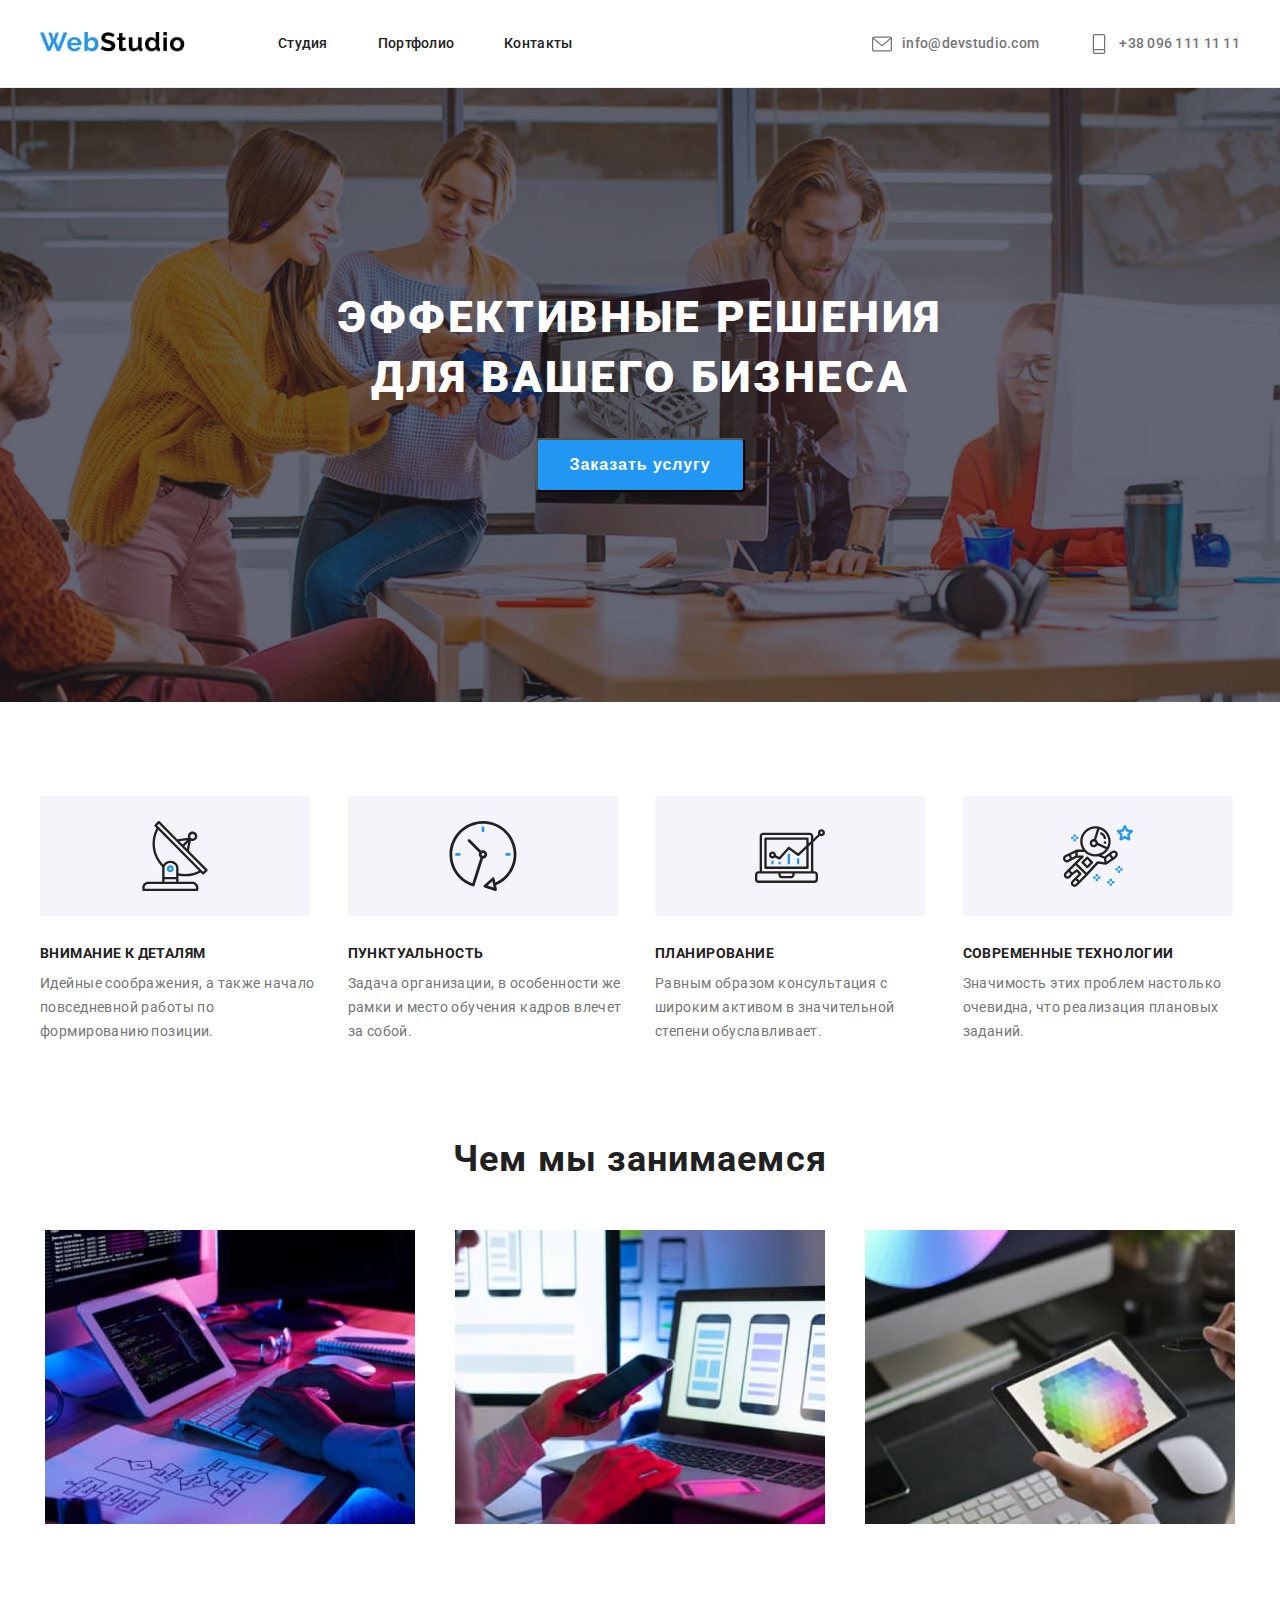
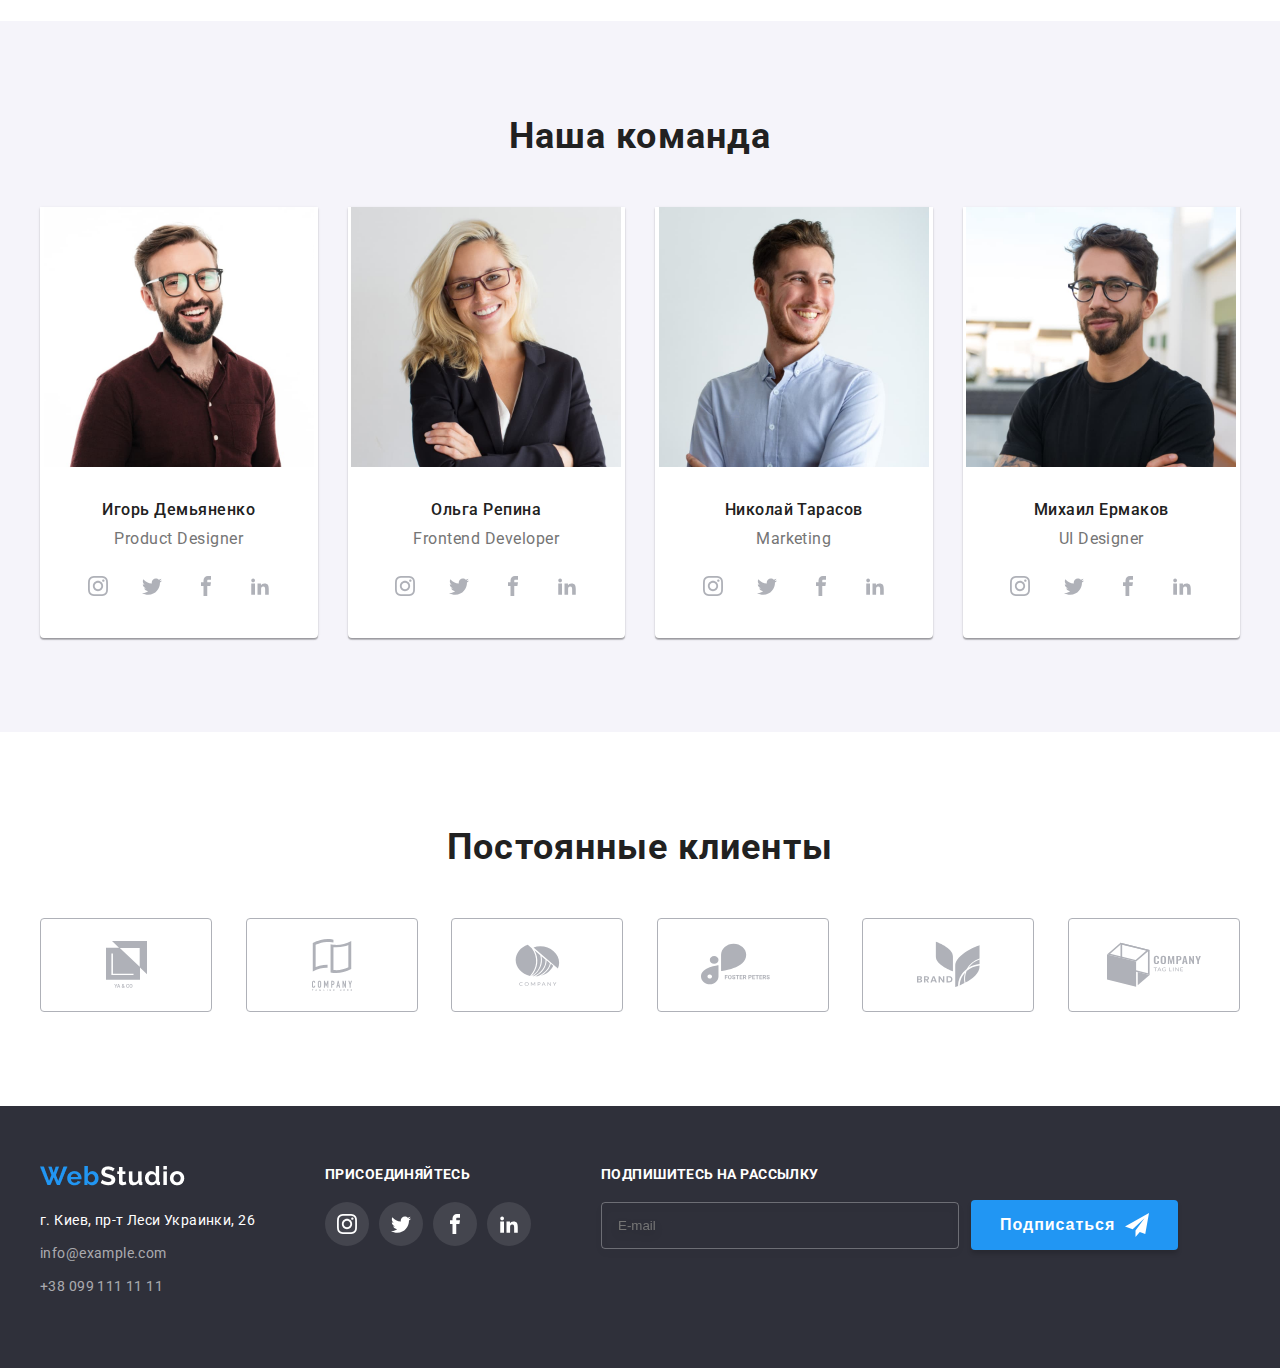
<file: index.html>
<!DOCTYPE html>
<html lang="ru">
  <head>
    <meta charset="UTF-8" />
    <meta http-equiv="X-UA-Compatible" content="IE=edge" />
    <meta name="viewport" content="width=, initial-scale=1.0" />
    <link rel="preconnect" href="https://fonts.googleapis.com" />
    <link rel="preconnect" href="https://fonts.gstatic.com" crossorigin />
    <link
      href="https://fonts.googleapis.com/css2?family=Raleway:wght@700&family=Roboto:wght@400;500;700;900&display=swap"
      rel="stylesheet"
    />
    <title>hw6</title>
    <link
      rel="stylesheet"
      href="https://cdnjs.cloudflare.com/ajax/libs/modern-normalize/1.1.0/modern-normalize.min.css"
      integrity="sha512-wpPYUAdjBVSE4KJnH1VR1HeZfpl1ub8YT/NKx4PuQ5NmX2tKuGu6U/JRp5y+Y8XG2tV+wKQpNHVUX03MfMFn9Q=="
      crossorigin="anonymous"
      referrerpolicy="no-referrer"
    />
    <link rel="stylesheet" href="./css/reset.css" />
    <link rel="stylesheet" href="./css/styles.css" />
  </head>
  <body>
    <!-- header -->
    <header class="header">
      <div class="container">
        <nav class="header-nav">
          <div class="header-nav-items">
            <a class="header-logo" href="#">
              <img src="./images/WebStudio.jpg" alt="logo" />
            </a>
            <ul class="header-list list">
              <li class="header-item">
                <a href="#" class="header-link link">Студия</a>
              </li>
              <li class="header-item">
                <a href="./index1.html" class="header-link link">Портфолио</a>
              </li>
              <li class="header-item">
                <a href="" class="header-link link">Контакты</a>
              </li>
            </ul>
          </div>
          <div class="header-contacts">
            <a class="header-mail" href="mailto:info@example.com">
              <svg class="header-contact-icon" width="16" height="12" viewBox="0 0 16 12" fill="none" xmlns="http://www.w3.org/2000/svg">
                <path d="M14.5 0H1.50001C0.672854 0 0 0.672853 0 1.50001V10.5C0 11.3271 0.672854 12 1.50001 12H14.5C15.3271 12 16 11.3271 16 10.5V1.50001C16 0.672853 15.3271 0 14.5 0ZM14.5 0.999994C14.5679 0.999994 14.6325 1.01409 14.6916 1.0387L8 6.83838L1.30833 1.0387C1.36742 1.01412 1.43204 0.999994 1.49998 0.999994H14.5ZM14.5 11H1.50001C1.22414 11 0.999996 10.7759 0.999996 10.5V2.09521L7.67236 7.87792C7.76661 7.95944 7.8833 7.99999 8 7.99999C8.1167 7.99999 8.23339 7.95948 8.32764 7.87792L15 2.09521V10.5C15 10.7759 14.7759 11 14.5 11Z" fill="#757575"/>
                </svg>
              info@devstudio.com</a
            >
            <a class="header-tel" href="tel:+380961111111">
              <svg class="header-contact-icon" width="10" height="16" viewBox="0 0 10 16" fill="none" xmlns="http://www.w3.org/2000/svg">
                <path d="M8.5 0H1.5C0.672848 0 0 0.672848 0 1.5V14.5C0 15.3272 0.672848 16 1.5 16H8.5C9.32715 16 10 15.3272 10 14.5V1.5C10 0.672848 9.32715 0 8.5 0ZM1.5 1H8.5C8.77588 1 9 1.22412 9 1.5V12H1V1.5C1 1.22412 1.22412 1 1.5 1ZM8.5 15H1.5C1.22412 15 1 14.7759 1 14.5V13H9V14.5C9 14.7759 8.77588 15 8.5 15Z" fill="#757575"/>
                </svg>
              +38 096 111 11 11</a
            >
          </div>
        </nav>
      </div>
    </header>

    <main>
      <section class="hero">
        <div class="hero-container">
          <h1 class="hero-text">Эффективные решения для вашего бизнеса</h1>
          <button type="button" class="hero-btn" data-modal-open>
            Заказать услугу
          </button>
        </div>
      </section>

      <section class="about">
        <div class="container">
          <ul class="about-list list">
            <li class="about-item">
              <div class="about-svg-wrapper">
                <svg
                  width="66"
                  height="70"
                  viewBox="0 0 66 70"
                  fill="none"
                  xmlns="http://www.w3.org/2000/svg"
                >
                  <path
                    d="M65.3163 48.3385L46.8468 29.7337L48.8966 19.6373C49.4256 19.8438 49.9879 19.9517 50.5556 19.9558H50.5696C53.1777 19.9866 55.3169 17.8974 55.3479 15.2893C55.3788 12.6812 53.2894 10.542 50.6813 10.5111C48.0732 10.4803 45.934 12.5695 45.9031 15.1776C45.8965 15.7357 45.9888 16.2905 46.176 16.8163L35.326 18.1405L17.6276 0.35C17.4105 0.128479 17.1141 0.00247917 16.804 0C16.4977 0.00160417 16.2044 0.123521 15.9873 0.3395L12.6786 3.6295C12.2232 4.08508 12.2232 4.82358 12.6786 5.27917L14.459 7.08517C7.56162 19.7681 9.80191 35.4741 19.9703 45.7228C20.0636 45.8121 20.1718 45.8843 20.29 45.9363C20.2165 46.3311 20.1781 46.7317 20.1756 47.1333V60.6667H6.17562C2.95562 60.6705 0.346077 63.28 0.342285 66.5V68.8333C0.342285 69.4776 0.86466 70 1.50895 70H55.1756C55.8199 70 56.3423 69.4776 56.3423 68.8333V66.5C56.3385 63.28 53.729 60.6705 50.509 60.6667H36.509V54.6688C38.7021 55.1288 40.9367 55.3633 43.1776 55.3688C48.5548 55.363 53.8464 54.0225 58.5776 51.4675L60.3673 53.2677C60.5844 53.4892 60.8808 53.6152 61.191 53.6177C61.4972 53.6161 61.7905 53.4941 62.0076 53.2782L65.3163 49.9882C65.7717 49.5326 65.7717 48.7941 65.3163 48.3385ZM48.9246 13.6348C49.8383 12.726 51.3157 12.7301 52.2244 13.6437C53.1332 14.5574 53.1291 16.0348 52.2155 16.9435C51.7781 17.3785 51.1864 17.6226 50.5695 17.6225H50.5625C49.2739 17.6158 48.2345 16.5658 48.2412 15.2771C48.2445 14.6602 48.4918 14.0699 48.9291 13.6348H48.9246V13.6348ZM46.1783 21.301L44.8693 27.7445L42.298 25.158L46.1783 21.301ZM44.853 19.3282L40.653 23.5037L37.4038 20.237L44.853 19.3282ZM50.509 63C52.442 63 54.009 64.567 54.009 66.5V67.6667H2.67562V66.5C2.67562 64.567 4.2426 63 6.17562 63H50.509ZM34.1756 58.3333V60.6667H22.509V58.3333H34.1756ZM22.509 56V47.1333C22.509 44.303 25.1258 42 28.3423 42C31.5588 42 34.1756 44.303 34.1756 47.1333V56H22.509ZM36.509 52.29V47.1333C36.509 43.0162 32.8456 39.6667 28.3423 39.6667C25.4306 39.622 22.7079 41.1041 21.165 43.5738C12.2887 34.2249 10.2899 20.2875 16.1805 8.82073L56.872 49.7455C50.5886 52.9419 43.3857 53.8418 36.509 52.29ZM61.2038 50.7943L59.56 49.1412L16.7923 6.11567L15.1415 4.46133L16.7923 2.81633L34.15 20.272C34.1581 20.272 34.1628 20.2872 34.171 20.293L62.8593 49.1493L61.2038 50.7943Z"
                    fill="#212121"
                  />
                  <path
                    d="M28.3528 44.3333H28.3423C26.4093 44.3304 24.84 45.895 24.837 47.8281C24.8341 49.7611 26.3988 51.3304 28.3318 51.3333H28.3423C30.2753 51.3362 31.8446 49.7716 31.8475 47.8386C31.8505 45.9055 30.2858 44.3362 28.3528 44.3333ZM29.1695 48.6605C28.9498 48.8789 28.6522 49.0012 28.3423 49C27.698 48.9966 27.1784 48.4716 27.1817 47.8273C27.1834 47.5189 27.307 47.2237 27.5256 47.0062C27.7428 46.7902 28.036 46.6683 28.3423 46.6667C28.9866 46.67 29.5062 47.195 29.5028 47.8393C29.5012 48.1477 29.3776 48.4429 29.159 48.6605H29.1695Z"
                    fill="#2196F3"
                  />
                </svg>
              </div>
              <h3 class="about-title">Внимание к деталям</h3>
              <p class="about-after-title">
                Идейные соображения, а также начало повседневной работы по
                формированию позиции.
              </p>
            </li>
            <li class="about-item">
              <div class="about-svg-wrapper">
                <svg
                  width="70"
                  height="70"
                  viewBox="0 0 70 70"
                  fill="none"
                  xmlns="http://www.w3.org/2000/svg"
                >
                  <g clip-path="url(#clip0_1_344)">
                    <path
                      d="M68.4614 33.4715C68.4576 14.9819 53.4656 -0.00373771 34.9754 6.99302e-07C16.4858 0.00373911 1.50017 14.9963 1.50391 33.4859C1.50711 48.0502 10.9252 60.9413 24.7995 65.3713C24.9319 65.413 25.0697 65.4343 25.2081 65.4338C25.4719 65.4333 25.7304 65.3628 25.9573 65.2287C26.2527 65.0541 26.4732 64.7764 26.5768 64.449L35.0315 37.6521C37.3429 37.6404 39.2068 35.7568 39.1945 33.4459C39.1827 31.1345 37.2997 29.2706 34.9883 29.2824C34.3666 29.285 33.753 29.4282 33.1944 29.7011L22.0251 18.5302C21.4707 17.9951 20.5879 18.0106 20.0528 18.5644C19.5305 19.1054 19.5305 19.962 20.0528 20.503L31.2162 31.6792C30.3596 33.4277 30.8493 35.5383 32.3895 36.7303L24.3338 62.2647C8.41354 56.4002 0.261689 38.7405 6.12618 22.8203C11.9907 6.90002 29.6503 -1.25183 45.5706 4.61266C61.4909 10.4771 69.6427 28.1374 63.7782 44.0571C60.913 51.8351 55.0261 58.1252 47.4548 61.4989L46.5842 57.3989C46.4251 56.6454 45.6844 56.1636 44.9308 56.3233C44.6932 56.3741 44.4726 56.4857 44.291 56.6475L35.8978 64.1409C35.322 64.653 35.2708 65.5347 35.7835 66.1105C35.9501 66.2974 36.1637 66.4362 36.403 66.5126L47.1188 69.9327C47.8521 70.1682 48.6377 69.765 48.8732 69.0312C48.948 68.7994 48.9603 68.5527 48.9101 68.3145L48.0545 64.2915C60.4452 59.0678 68.4902 46.918 68.4614 33.4715V33.4715ZM34.9829 32.0766C35.753 32.0766 36.3779 32.7014 36.3779 33.4715C36.3779 34.2422 35.753 34.8665 34.9829 34.8665C34.2123 34.8665 33.588 34.2422 33.588 33.4715C33.588 32.7014 34.2123 32.0766 34.9829 32.0766ZM39.5774 64.5916L44.3551 60.3298L45.6737 66.543L39.5774 64.5916Z"
                      fill="#212121"
                    />
                    <path
                      d="M33.5879 6.96729V9.7572C33.5879 10.5278 34.2122 11.1522 34.9828 11.1522C35.753 11.1522 36.3778 10.5278 36.3778 9.7572V6.96729C36.3778 6.19717 35.753 5.57233 34.9828 5.57233C34.2122 5.57233 33.5879 6.19717 33.5879 6.96729Z"
                      fill="#2196F3"
                    />
                    <path
                      d="M8.4787 32.0765C7.70805 32.0765 7.08374 32.7014 7.08374 33.4715C7.08374 34.2421 7.70805 34.8665 8.4787 34.8665H11.2686C12.0393 34.8665 12.6636 34.2421 12.6636 33.4715C12.6636 32.7014 12.0393 32.0765 11.2686 32.0765H8.4787Z"
                      fill="#2196F3"
                    />
                    <path
                      d="M61.4866 34.8665C62.2572 34.8665 62.8815 34.2421 62.8815 33.4715C62.8815 32.7014 62.2572 32.0765 61.4866 32.0765H58.6967C57.9265 32.0765 57.3017 32.7014 57.3017 33.4715C57.3017 34.2421 57.9265 34.8665 58.6967 34.8665H61.4866Z"
                      fill="#2196F3"
                    />
                  </g>
                  <defs>
                    <clipPath id="clip0_1_344">
                      <rect width="70" height="70" fill="white" />
                    </clipPath>
                  </defs>
                </svg>
              </div>
              <h3 class="about-title">Пунктуальность</h3>
              <p class="about-after-title">
                Задача организации, в особенности же рамки и место обучения
                кадров влечет за собой.
              </p>
            </li>
            <li class="about-item">
              <div class="about-svg-wrapper">
                <svg
                  width="70"
                  height="70"
                  viewBox="0 0 70 70"
                  fill="none"
                  xmlns="http://www.w3.org/2000/svg"
                >
                  <g clip-path="url(#clip0_1_354)">
                    <path
                      d="M32.6496 32.7351H34.9817V43.2296H32.6496V32.7351Z"
                      fill="#2196F3"
                    />
                    <path
                      d="M41.978 37.3993H44.3101V43.2296H41.978V37.3993Z"
                      fill="#2196F3"
                    />
                    <path
                      d="M23.3211 40.8975H25.6532V43.2296H23.3211V40.8975Z"
                      fill="#2196F3"
                    />
                    <path
                      d="M16.3248 39.7314H18.6569V43.2295H16.3248V39.7314Z"
                      fill="#2196F3"
                    />
                    <path
                      d="M3.49817 61.8865H59.4689C61.4007 61.8865 62.967 60.3202 62.967 58.3883V53.7241C62.967 51.7923 61.4007 50.2259 59.4689 50.2259H58.3028V21.1469L64.9262 14.8725C66.4635 15.6303 68.3242 15.1702 69.3302 13.7816C70.3369 12.3935 70.1957 10.4821 68.9966 9.25684C67.7975 8.03157 65.8901 7.8488 64.4798 8.82412C63.0701 9.80001 62.569 11.6499 63.2933 13.2037L58.3028 17.9345V15.2443C58.3028 13.3124 56.7365 11.7461 54.8046 11.7461H8.16239C6.23054 11.7461 4.66422 13.3124 4.66422 15.2443V50.2259H3.49817C1.56632 50.2259 0 51.7923 0 53.7241V58.3883C0 60.3202 1.56632 61.8865 3.49817 61.8865ZM66.4652 10.58C67.1091 10.58 67.6313 11.1021 67.6313 11.7461C67.6313 12.39 67.1091 12.9121 66.4652 12.9121C65.8212 12.9121 65.2991 12.39 65.2991 11.7461C65.2991 11.1021 65.8212 10.58 66.4652 10.58ZM6.99634 15.2443C6.99634 14.6003 7.51844 14.0782 8.16239 14.0782H54.8046C55.4486 14.0782 55.9707 14.6003 55.9707 15.2443V20.1414L53.6386 22.3573V17.5764C53.6386 16.9324 53.1165 16.4103 52.4725 16.4103H10.4945C9.85055 16.4103 9.32845 16.9324 9.32845 17.5764V46.7278C9.32845 47.3717 9.85055 47.8938 10.4945 47.8938H52.4725C53.1165 47.8938 53.6386 47.3717 53.6386 46.7278V25.5651L55.9707 23.3554V50.2259H6.99634V15.2443ZM17.4908 30.403C15.9131 30.3984 14.5279 31.4495 14.1083 32.9703C13.6886 34.491 14.3383 36.104 15.6951 36.9091C17.0513 37.7142 18.7793 37.5121 19.9129 36.4149L23.9662 38.4487C24.4371 38.6844 25.0081 38.5739 25.3583 38.1805L33.9745 28.4871L42.4443 34.8338C42.8987 35.1743 43.5329 35.1378 43.9452 34.7478L51.3065 27.7748V45.5617H11.6606V18.7424H51.3065V24.5619L43.0564 32.3747L34.5154 25.9716C34.0303 25.6084 33.3476 25.6767 32.9445 26.1294L24.2099 35.9571L20.9446 34.3242C20.9685 34.1841 20.9833 34.0429 20.989 33.9012C20.989 31.9693 19.4227 30.403 17.4908 30.403ZM18.6569 33.9012C18.6569 34.5451 18.1348 35.0672 17.4908 35.0672C16.8469 35.0672 16.3248 34.5451 16.3248 33.9012C16.3248 33.2572 16.8469 32.7351 17.4908 32.7351C18.1348 32.7351 18.6569 33.2572 18.6569 33.9012ZM25.6532 52.5581H37.3138V53.7241C37.3138 54.3681 36.7917 54.8902 36.1477 54.8902H26.8193C26.1753 54.8902 25.6532 54.3681 25.6532 53.7241V52.5581ZM2.33211 53.7241C2.33211 53.0802 2.85422 52.5581 3.49817 52.5581H23.3211V53.7241C23.3211 55.656 24.8874 57.2223 26.8193 57.2223H36.1477C38.0796 57.2223 39.6459 55.656 39.6459 53.7241V52.5581H59.4689C60.1128 52.5581 60.6349 53.0802 60.6349 53.7241V58.3883C60.6349 59.0323 60.1128 59.5544 59.4689 59.5544H3.49817C2.85422 59.5544 2.33211 59.0323 2.33211 58.3883V53.7241Z"
                      fill="#212121"
                    />
                  </g>
                  <defs>
                    <clipPath id="clip0_1_354">
                      <rect width="70" height="70" fill="white" />
                    </clipPath>
                  </defs>
                </svg>
              </div>
              <h3 class="about-title">Планирование</h3>
              <p class="about-after-title">
                Равным образом консультация с широким активом в значительной
                степени обуславливает.
              </p>
            </li>
            <li class="about-item">
              <div class="about-svg-wrapper">
                <svg
                  width="70"
                  height="70"
                  viewBox="0 0 70 70"
                  fill="none"
                  xmlns="http://www.w3.org/2000/svg"
                >
                  <path
                    d="M69.9433 9.89637C69.8056 9.47513 69.4416 9.16724 69.0018 9.10298L64.8228 8.49512L62.9526 4.70809C62.5606 3.91005 61.2527 3.91005 60.8608 4.70809L58.9906 8.49512L54.8114 9.10312C54.3716 9.16724 54.0076 9.47418 53.8687 9.89651C53.7323 10.3188 53.8453 10.7831 54.1639 11.0924L57.1891 14.0407L56.4752 18.2034C56.4005 18.6409 56.5802 19.0831 56.9384 19.3445C57.3012 19.6082 57.7748 19.6407 58.168 19.4331L61.9061 17.4672L65.6442 19.4331C65.8146 19.5229 66.0024 19.5672 66.1879 19.5672C66.4294 19.5672 66.671 19.4925 66.874 19.3443C67.2333 19.0831 67.413 18.6408 67.3372 18.2033L66.6233 14.0405L69.6485 11.0923C69.9654 10.7819 70.0798 10.3187 69.9433 9.89637ZM64.5556 12.7991C64.2815 13.0662 64.1555 13.4536 64.2208 13.8316L64.6385 16.2688L62.4499 15.1184C62.2795 15.0286 62.0929 14.9843 61.9061 14.9843C61.7195 14.9843 61.534 15.0286 61.3624 15.1184L59.1736 16.2688L59.5913 13.8316C59.6567 13.4536 59.5306 13.0675 59.2565 12.7991L57.4843 11.0724L59.932 10.7166C60.3124 10.6617 60.6402 10.4226 60.8106 10.0783L61.9049 7.86169L62.9992 10.0783C63.1696 10.4225 63.4974 10.6617 63.8778 10.7166L66.3255 11.0724L64.5556 12.7991Z"
                    fill="#2196F3"
                  />
                  <path
                    d="M57.167 44.8923H54.8336V47.2257H57.167V44.8923Z"
                    fill="#2196F3"
                  />
                  <path
                    d="M57.167 49.5591H54.8336V51.8925H57.167V49.5591Z"
                    fill="#2196F3"
                  />
                  <path
                    d="M59.5004 47.2257H57.167V49.5591H59.5004V47.2257Z"
                    fill="#2196F3"
                  />
                  <path
                    d="M54.8337 47.2257H52.5003V49.5591H54.8337V47.2257Z"
                    fill="#2196F3"
                  />
                  <path
                    d="M49.0002 57.7259H46.6668V60.0593H49.0002V57.7259Z"
                    fill="#2196F3"
                  />
                  <path
                    d="M49.0002 62.3926H46.6668V64.726H49.0002V62.3926Z"
                    fill="#2196F3"
                  />
                  <path
                    d="M51.3337 60.0593H49.0002V62.3927H51.3337V60.0593Z"
                    fill="#2196F3"
                  />
                  <path
                    d="M46.6668 60.0593H44.3334V62.3927H46.6668V60.0593Z"
                    fill="#2196F3"
                  />
                  <path
                    d="M35 53.0592H32.6666V55.3926H35V53.0592Z"
                    fill="#2196F3"
                  />
                  <path
                    d="M35 57.7259H32.6666V60.0593H35V57.7259Z"
                    fill="#2196F3"
                  />
                  <path
                    d="M37.3334 55.3925H35V57.7259H37.3334V55.3925Z"
                    fill="#2196F3"
                  />
                  <path
                    d="M32.6666 55.3925H30.3332V57.7259H32.6666V55.3925Z"
                    fill="#2196F3"
                  />
                  <path
                    d="M12.833 13.3918H10.4996V15.7252H12.833V13.3918Z"
                    fill="#2196F3"
                  />
                  <path
                    d="M12.833 18.0587H10.4996V20.3921H12.833V18.0587Z"
                    fill="#2196F3"
                  />
                  <path
                    d="M15.1663 15.7252H12.8329V18.0586H15.1663V15.7252Z"
                    fill="#2196F3"
                  />
                  <path
                    d="M10.4996 15.7252H8.1662V18.0586H10.4996V15.7252Z"
                    fill="#2196F3"
                  />
                  <path
                    d="M54.0636 30.9738C53.4348 30.1256 52.5119 29.5797 51.4642 29.4326C50.4119 29.2833 49.3735 29.5597 48.5335 30.2026L45.7952 32.3014L45.794 32.3026L41.6429 35.4025L38.6725 34.2194C43.9692 31.8429 47.6712 26.545 47.6712 20.3942C47.6712 12.0314 40.8402 5.22736 32.4436 5.22736C24.047 5.22736 17.2162 12.0314 17.2162 20.3942C17.2162 23.4253 18.1226 26.2439 19.6662 28.6158L13.6204 28.5633C13.6169 28.5633 13.6134 28.5633 13.6099 28.5633C13.5912 28.5633 13.5761 28.5726 13.5586 28.5738C13.4431 28.5785 13.3299 28.6018 13.2191 28.6415C13.1911 28.652 13.162 28.6579 13.1352 28.6706C13.1212 28.6765 13.1072 28.6776 13.0932 28.6846L6.02078 32.1764C6.01955 32.1764 6.01846 32.1764 6.01846 32.1775L1.87663 34.1692C1.8311 34.1891 1.78448 34.2159 1.73895 34.2462C0.0880496 35.3452 -0.474284 37.5036 0.429989 39.2676C0.911793 40.2056 1.73198 40.8963 2.74003 41.2124C3.12859 41.3337 3.52521 41.3933 3.91952 41.3933C4.55308 41.3933 5.18077 41.2381 5.75581 40.9313L8.79157 39.3167L13.7441 36.7593L16.7122 36.7418L4.80848 48.5884C4.80738 48.5896 4.80615 48.5896 4.80492 48.5907L1.8765 51.5074C1.18469 52.1958 0.80433 53.1092 0.80433 54.0835C0.80433 55.0565 1.18469 55.9723 1.8765 56.6619C2.58703 57.3689 3.52152 57.7235 4.45601 57.7235C5.39173 57.7235 6.32498 57.3689 7.03785 56.6619L9.91254 53.7988L13.7206 50.9556L15.6912 52.9179L11.8376 56.7551C11.8365 56.7564 11.8352 56.7564 11.834 56.7574L8.90559 59.6741C8.21378 60.3625 7.83343 61.2759 7.83343 62.2502C7.83343 63.2233 8.21378 64.139 8.90559 64.8286C9.61613 65.5356 10.5518 65.8903 11.4863 65.8903C12.4208 65.8903 13.3565 65.5356 14.0682 64.8286L16.9977 61.912L21.6842 57.2453C21.6854 57.244 21.6854 57.2429 21.6865 57.2417L23.8951 55.0542L23.8869 55.046C23.9009 55.032 23.9207 55.0272 23.9348 55.0122L35.2353 42.6349L42.8281 43.7152C42.8829 43.7234 42.9377 43.7269 42.9926 43.7269C43.1338 43.7269 43.2703 43.6931 43.4021 43.6429C43.4406 43.629 43.4744 43.6102 43.5106 43.5916C43.5526 43.5706 43.5969 43.559 43.6367 43.5322L50.6659 38.8655C50.6916 38.848 50.7055 38.8199 50.73 38.8013C50.7581 38.7792 50.7931 38.7699 50.8186 38.7453L53.5999 36.1401C55.0471 34.7841 55.2466 32.5628 54.0636 30.9738ZM4.66027 38.8722C4.28114 39.0752 3.85061 39.1159 3.43881 38.9854C3.03042 38.8582 2.69915 38.5793 2.50541 38.2025C2.15308 37.5165 2.35721 36.6811 2.97436 36.2296L5.84796 34.8471L6.53977 36.8689L6.8303 37.7182L4.66027 38.8722ZM12.3102 34.874L8.92336 36.6241L8.36459 34.9907L7.96331 33.8169L12.3968 31.6282L12.3102 34.874ZM45.3402 20.3919C45.3402 22.4009 44.8607 24.2957 44.03 25.9907L34.8832 21.8362C34.7875 20.5821 34.1366 19.4842 33.1589 18.8005L36.3615 8.16849C41.5626 9.82295 45.3402 14.6752 45.3402 20.3919ZM19.5519 20.3919C19.5519 13.3159 25.3363 7.55831 32.4461 7.55831C32.9991 7.55831 33.5404 7.60493 34.0759 7.67261L30.9434 18.0713C30.9014 18.0701 30.8617 18.0585 30.8185 18.0585C28.5598 18.0585 26.7222 19.8901 26.7222 22.1419C26.7222 24.3936 28.5598 26.2254 30.8185 26.2254C32.3375 26.2254 33.65 25.3866 34.3582 24.1591L42.8073 27.9975C40.4564 31.1615 36.6938 33.2255 32.4459 33.2255C25.3363 33.2255 19.5519 27.4679 19.5519 20.3919ZM32.5814 22.1419C32.5814 23.1068 31.7903 23.8919 30.8185 23.8919C29.8467 23.8919 29.0557 23.1068 29.0557 22.1419C29.0557 21.1771 29.8467 20.3919 30.8185 20.3919C31.7903 20.3919 32.5814 21.1771 32.5814 22.1419ZM5.39186 55.0074C4.87506 55.5196 4.03846 55.5185 3.52289 55.0087C3.27433 54.7601 3.13788 54.4324 3.13788 54.0835C3.13788 53.7358 3.27433 53.4079 3.52289 53.1618L5.62743 51.0652L7.48944 52.9191L5.39186 55.0074ZM12.4222 63.1743C11.9054 63.6865 11.0677 63.6877 10.552 63.1755C10.3034 62.927 10.167 62.5993 10.167 62.2503C10.167 61.9027 10.3034 61.5748 10.552 61.3287L12.6579 59.231L13.5388 60.1072L14.5211 61.0849L12.4222 63.1743ZM20.0384 55.5862C20.0371 55.5873 20.036 55.5873 20.0348 55.5885L16.1742 59.4385L15.2933 58.5623L14.311 57.5846L18.168 53.7451C18.168 53.7451 18.168 53.7451 18.168 53.744C18.1693 53.7428 18.1703 53.7428 18.1716 53.7417C18.2591 53.6542 18.3139 53.5492 18.3676 53.4454C18.3828 53.415 18.4119 53.3893 18.4248 53.3579C18.461 53.2681 18.4668 53.1713 18.4808 53.0767C18.4878 53.0229 18.5112 52.9729 18.5112 52.9179C18.5112 52.8397 18.4832 52.764 18.4669 52.6869C18.453 52.6169 18.4529 52.5456 18.426 52.4781C18.3817 52.3684 18.3058 52.2716 18.2265 52.177C18.2044 52.1513 18.1962 52.1186 18.1717 52.0942C18.1717 52.0942 18.1717 52.0942 18.1705 52.0942C18.1693 52.0931 18.1693 52.0906 18.1682 52.0895L14.6529 48.5895C14.6156 48.5521 14.5678 48.537 14.5258 48.5055C14.464 48.4577 14.4045 48.4134 14.3356 48.3795C14.2692 48.3468 14.2015 48.327 14.1315 48.3082C14.0568 48.2872 13.9845 48.2709 13.9063 48.265C13.8351 48.2604 13.7686 48.2674 13.6975 48.2756C13.6193 48.2849 13.5459 48.2954 13.47 48.3199C13.3965 48.3432 13.3312 48.3793 13.2636 48.4179C13.2204 48.4424 13.1714 48.4506 13.1305 48.4809L9.25136 51.3767L7.2808 49.4143L12.5286 44.1946L22.0674 53.576L20.0384 55.5862ZM34.9545 40.2372C34.9207 40.2325 34.8891 40.2454 34.8554 40.2431C34.7702 40.2384 34.6886 40.2443 34.6034 40.2582C34.5369 40.2699 34.4739 40.2827 34.4109 40.3049C34.3362 40.3306 34.2686 40.3656 34.1996 40.4075C34.1343 40.4472 34.0748 40.4892 34.0177 40.5417C33.9896 40.5661 33.9559 40.5779 33.9302 40.6058L23.6527 51.862L14.1851 42.5506L20.3825 36.3859C20.8387 35.9309 20.8411 35.1923 20.386 34.735C20.1562 34.5052 19.8541 34.392 19.5519 34.3932V34.3921L14.6985 34.4212L14.7592 30.9049L21.5493 30.9633C24.3166 33.7937 28.176 35.5589 32.4461 35.5589C33.4027 35.5589 34.3361 35.4598 35.2449 35.2905C35.3324 35.3605 35.4186 35.4317 35.5284 35.476L40.7996 37.5761L41.1332 39.235L41.5228 41.1717L34.9545 40.2372ZM43.7944 40.6268L43.1096 37.2189L46.2736 34.8564L47.102 35.9554L48.3445 37.605L43.7944 40.6268ZM52.0055 34.4341L50.1726 36.1514L48.1356 33.4471L49.9544 32.0529C50.2939 31.7917 50.7221 31.6854 51.1421 31.7403C51.5644 31.7997 51.9378 32.0203 52.1921 32.3621C52.6659 33.0003 52.5853 33.8905 52.0055 34.4341Z"
                    fill="#212121"
                  />
                  <path
                    d="M29.7545 40.5651L25.0668 35.8984C24.613 35.4446 23.8755 35.4446 23.4205 35.8984L18.734 40.5651C18.5147 40.7856 18.391 41.0819 18.391 41.3922C18.391 41.7026 18.5135 42.0001 18.734 42.2194L23.4205 46.8861C23.648 47.1124 23.9468 47.2256 24.2443 47.2256C24.5418 47.2256 24.8404 47.1124 25.0668 46.8861L29.7545 42.2194C29.9738 42.0001 30.0987 41.7026 30.0987 41.3922C30.0987 41.0819 29.9749 40.7844 29.7545 40.5651ZM24.2443 44.4128L21.2109 41.3922L24.2443 38.3717L27.2788 41.3922L24.2443 44.4128Z"
                    fill="#212121"
                  />
                  <path
                    d="M37.5468 11.0923L36.9833 13.358C37.1385 13.3966 40.7844 14.3462 40.7844 18.0586H43.1178C43.1177 13.6461 39.4742 11.5718 37.5468 11.0923Z"
                    fill="#212121"
                  />
                  <path
                    d="M43.1178 20.3919H40.7844V22.7253H43.1178V20.3919Z"
                    fill="#212121"
                  />
                </svg>
              </div>
              <h3 class="about-title">Современные технологии</h3>
              <p class="about-after-title">
                Значимость этих проблем настолько очевидна, что реализация
                плановых заданий.
              </p>
            </li>
          </ul>
        </div>
      </section>
      <section class="our-work section">
        <div class="container">
          <h2 class="our-work-title">Чем мы занимаемся</h2>
          <ul class="our-work-list list">
            <li class="work-list-item">
              <img
                src="./images/img1.jpg"
                alt="рабочее место"
                width="370"
                height="294"
              />
            </li>
            <li class="work-list-item">
              <img
                src="./images/img2.jpg"
                alt="ноутбук"
                width="370"
                height="294"
              />
            </li>
            <li class="work-list-item">
              <img
                src="./images/img3.jpg"
                alt="планшет"
                width="370"
                height="294"
              />
            </li>
          </ul>
        </div>
      </section>

      <section class="team section">
        <div class="container">
          <h2 class="team-title">Наша команда</h2>
          <ul class="team-list list">
            <li class="team-list-item">
              <img
                src="./images/img4.jpg"
                alt="Игорь Демьяненко"
                width="270"
                height="260"
              />
              <div class="team-description">
                <h3 class="team-name">Игорь Демьяненко</h3>
                <p class="team-role">Product Designer</p>
                <ul class="team-soc-list list">
                  <li class="team-soc-item">
                    <a href="#" class="team-soc-link link">
                      <svg class="team-soc-icon">
                        <use
                          href="./images/icons/symbol-defs.svg#icon-instagram"
                        ></use>
                      </svg>
                    </a>
                  </li>
                  <li class="team-soc-item">
                    <a href="#" class="team-soc-link link">
                      <svg class="team-soc-icon">
                        <use
                          href="./images/icons/symbol-defs.svg#icon-twitter"
                        ></use>
                      </svg>
                    </a>
                  </li>
                  <li class="team-soc-item">
                    <a href="#" class="team-soc-link link">
                      <svg class="team-soc-icon">
                        <use
                          href="./images/icons/symbol-defs.svg#icon-facebook"
                        ></use>
                      </svg>
                    </a>
                  </li>
                  <li class="team-soc-item">
                    <a href="#" class="team-soc-link link">
                      <svg class="team-soc-icon">
                        <use
                          href="./images/icons/symbol-defs.svg#icon-linkedin2"
                        ></use>
                      </svg>
                    </a>
                  </li>
                </ul>
              </div>
            </li>
            <li class="team-list-item">
              <img
                src="./images/img5.jpg"
                alt="Ольга Репина"
                width="270"
                height="260"
              />
              <div class="team-description">
                <h3 class="team-name">Ольга Репина</h3>
                <p class="team-role">Frontend Developer</p>
                <ul class="team-soc-list list">
                  <li class="team-soc-item">
                    <a href="#" class="team-soc-link link">
                      <svg class="team-soc-icon">
                        <use
                          href="./images/icons/symbol-defs.svg#icon-instagram"
                        ></use>
                      </svg>
                    </a>
                  </li>
                  <li class="team-soc-item">
                    <a href="#" class="team-soc-link link">
                      <svg class="team-soc-icon">
                        <use
                          href="./images/icons/symbol-defs.svg#icon-twitter"
                        ></use>
                      </svg>
                    </a>
                  </li>
                  <li class="team-soc-item">
                    <a href="#" class="team-soc-link link">
                      <svg class="team-soc-icon">
                        <use
                          href="./images/icons/symbol-defs.svg#icon-facebook"
                        ></use>
                      </svg>
                    </a>
                  </li>
                  <li class="team-soc-item">
                    <a href="#" class="team-soc-link link">
                      <svg class="team-soc-icon">
                        <use
                          href="./images/icons/symbol-defs.svg#icon-linkedin2"
                        ></use>
                      </svg>
                    </a>
                  </li>
                </ul>
              </div>
            </li>
            <li class="team-list-item">
              <img
                src="./images/img6.jpg"
                alt="Николай Тарасов"
                width="270"
                height="260"
              />
              <div class="team-description">
                <h3 class="team-name">Николай Тарасов</h3>
                <p class="team-role">Marketing</p>
                <ul class="team-soc-list list">
                  <li class="team-soc-item">
                    <a href="#" class="team-soc-link link">
                      <svg class="team-soc-icon">
                        <use
                          href="./images/icons/symbol-defs.svg#icon-instagram"
                        ></use>
                      </svg>
                    </a>
                  </li>
                  <li class="team-soc-item">
                    <a href="#" class="team-soc-link link">
                      <svg class="team-soc-icon">
                        <use
                          href="./images/icons/symbol-defs.svg#icon-twitter"
                        ></use>
                      </svg>
                    </a>
                  </li>
                  <li class="team-soc-item">
                    <a href="#" class="team-soc-link link">
                      <svg class="team-soc-icon">
                        <use
                          href="./images/icons/symbol-defs.svg#icon-facebook"
                        ></use>
                      </svg>
                    </a>
                  </li>
                  <li class="team-soc-item">
                    <a href="#" class="team-soc-link link">
                      <svg class="team-soc-icon">
                        <use
                          href="./images/icons/symbol-defs.svg#icon-linkedin2"
                        ></use>
                      </svg>
                    </a>
                  </li>
                </ul>
              </div>
            </li>
            <li class="team-list-item">
              <img
                src="./images/img7.jpg"
                alt="Михаил Ермаков"
                width="270"
                height="260"
              />
              <div class="team-description">
                <h3 class="team-name">Михаил Ермаков</h3>
                <p class="team-role">UI Designer</p>
                <ul class="team-soc-list list">
                  <li class="team-soc-item">
                    <a href="#" class="team-soc-link link">
                      <svg class="team-soc-icon">
                        <use
                          href="./images/icons/symbol-defs.svg#icon-instagram"
                        ></use>
                      </svg>
                    </a>
                  </li>
                  <li class="team-soc-item">
                    <a href="#" class="team-soc-link link">
                      <svg class="team-soc-icon">
                        <use
                          href="./images/icons/symbol-defs.svg#icon-twitter"
                        ></use>
                      </svg>
                    </a>
                  </li>
                  <li class="team-soc-item">
                    <a href="#" class="team-soc-link link">
                      <svg class="team-soc-icon">
                        <use
                          href="./images/icons/symbol-defs.svg#icon-facebook"
                        ></use>
                      </svg>
                    </a>
                  </li>
                  <li class="team-soc-item">
                    <a href="#" class="team-soc-link link">
                      <svg class="team-soc-icon">
                        <use
                          href="./images/icons/symbol-defs.svg#icon-linkedin2"
                        ></use>
                      </svg>
                    </a>
                  </li>
                </ul>
              </div>
            </li>
          </ul>
        </div>
      </section>

      <section class="clients section">
        <div class="container">
          <h2 class="clients-title">Постоянные клиенты</h2>
          <ul class="clients-list list">
            <li class="client-card">
              <a class="client-link link" href="#">
                <div class="client-wrapper">
                  <svg
                    class="client-logo"
                    width="41"
                    height="47"
                    viewBox="0 0 41 47"
                    fill="none"
                    xmlns="http://www.w3.org/2000/svg"
                  >
                    <path
                      fill-rule="evenodd"
                      clip-rule="evenodd"
                      d="M6 0L13.0078 6.63413L0 6.62646V38.8137H34V26.507L41 33.1338V0H6ZM33.6924 25.7283L13.8226 6.91796H33.6924V25.7283ZM27.5231 34.1055H5.38008V12.4579H6.9453V32.6397H27.5231V34.1055ZM10.6089 43.0991L9.79102 44.7837L8.97314 43.0991H8.28711L9.48096 45.3452V46.6538H10.1011V45.3452L11.2925 43.0991H10.6089ZM11.6367 46.6538L11.9248 45.8262H13.3018L13.5923 46.6538H14.2368L12.8916 43.0991H12.3374L10.9946 46.6538H11.6367ZM12.6133 43.8535L13.1284 45.3281H12.0981L12.6133 43.8535ZM15.8701 45.2427C15.7806 45.3794 15.7358 45.5299 15.7358 45.6943C15.7358 45.9938 15.8408 46.2371 16.0508 46.4243C16.2624 46.6099 16.5439 46.7026 16.8955 46.7026C17.2471 46.7026 17.5498 46.6074 17.8037 46.417L18.0039 46.6538H18.6924L18.1699 46.0361C18.375 45.7562 18.4775 45.3973 18.4775 44.9595H17.9624C17.9624 45.1987 17.9128 45.416 17.8135 45.6113L17.1274 44.8008L17.3691 44.625C17.54 44.5013 17.6629 44.3776 17.7378 44.2539C17.8127 44.1286 17.8501 43.9919 17.8501 43.8438C17.8501 43.6191 17.7671 43.4312 17.6011 43.2798C17.4367 43.1268 17.2251 43.0503 16.9663 43.0503C16.6798 43.0503 16.452 43.1317 16.2827 43.2944C16.1134 43.4556 16.0288 43.6753 16.0288 43.9536C16.0288 44.0675 16.0557 44.1855 16.1094 44.3076C16.1647 44.4297 16.2616 44.5778 16.3999 44.752C16.1362 44.9408 15.9596 45.1043 15.8701 45.2427ZM17.4741 46.0288C17.3 46.1623 17.1128 46.229 16.9126 46.229C16.7352 46.229 16.5936 46.1777 16.4878 46.0752C16.382 45.9727 16.3291 45.8392 16.3291 45.6748C16.3291 45.4844 16.4268 45.3151 16.6221 45.167L16.6978 45.1133L17.4741 46.0288ZM16.8369 44.4541C16.6693 44.2474 16.5854 44.0757 16.5854 43.939C16.5854 43.8201 16.6196 43.7217 16.688 43.6436C16.7563 43.5654 16.8483 43.5264 16.9639 43.5264C17.0713 43.5264 17.16 43.5597 17.23 43.6265C17.3 43.6916 17.335 43.7705 17.335 43.8633C17.335 44.0033 17.2845 44.118 17.1836 44.2075L17.1079 44.2686L16.8369 44.4541ZM22.623 46.3853C22.8672 46.172 23.0072 45.8758 23.043 45.4966H22.4277C22.3952 45.7505 22.3179 45.932 22.1958 46.041C22.0737 46.1501 21.8914 46.2046 21.6489 46.2046C21.3836 46.2046 21.1818 46.1037 21.0435 45.9019C20.9067 45.7 20.8384 45.4071 20.8384 45.0229V44.708C20.8416 44.3288 20.9149 44.0415 21.0581 43.8462C21.203 43.6493 21.4097 43.5508 21.6782 43.5508C21.9093 43.5508 22.0843 43.6077 22.2031 43.7217C22.3236 43.834 22.3984 44.0179 22.4277 44.2734H23.043C23.0039 43.8844 22.8647 43.5833 22.6255 43.3701C22.3862 43.1569 22.0705 43.0503 21.6782 43.0503C21.3869 43.0503 21.1297 43.1195 20.9067 43.2578C20.6854 43.3962 20.5153 43.5931 20.3965 43.8486C20.2777 44.1042 20.2183 44.3996 20.2183 44.7349V45.0669C20.2231 45.394 20.2842 45.6813 20.4014 45.9287C20.5186 46.1761 20.6846 46.3674 20.8994 46.5024C21.1159 46.6359 21.3657 46.7026 21.6489 46.7026C22.0542 46.7026 22.3789 46.5968 22.623 46.3853ZM26.2534 45.8872C26.3739 45.6235 26.4341 45.3175 26.4341 44.9692V44.7715C26.4325 44.4248 26.3706 44.1213 26.2485 43.8608C26.1265 43.5988 25.9531 43.3986 25.7285 43.2603C25.5055 43.1203 25.2492 43.0503 24.9595 43.0503C24.6698 43.0503 24.4126 43.1211 24.188 43.2627C23.965 43.4027 23.7917 43.6053 23.668 43.8706C23.5459 44.1359 23.4849 44.4419 23.4849 44.7886V44.9888C23.4865 45.3289 23.5483 45.6292 23.6704 45.8896C23.7941 46.1501 23.9683 46.3511 24.1929 46.4927C24.4191 46.6326 24.6763 46.7026 24.9644 46.7026C25.2557 46.7026 25.5129 46.6326 25.7358 46.4927C25.9604 46.3511 26.133 46.1493 26.2534 45.8872ZM25.5918 43.8779C25.7415 44.0879 25.8164 44.3898 25.8164 44.7837V44.9692C25.8164 45.3696 25.7423 45.674 25.5942 45.8823C25.4478 46.0907 25.2378 46.1948 24.9644 46.1948C24.6942 46.1948 24.4826 46.0882 24.3296 45.875C24.1782 45.6618 24.1025 45.3599 24.1025 44.9692V44.7642C24.1058 44.3817 24.1823 44.0863 24.332 43.8779C24.4834 43.668 24.6925 43.563 24.9595 43.563C25.2329 43.563 25.4437 43.668 25.5918 43.8779Z"
                      fill="#AFB1B8"
                    />
                  </svg>
                </div>
              </a>
            </li>
            <li class="client-card">
              <a class="client-link link" href="#">
                <div class="client-wrapper">
                  <svg
                    class="client-logo"
                    width="40"
                    height="52"
                    viewBox="0 0 40 52"
                    fill="none"
                    xmlns="http://www.w3.org/2000/svg"
                  >
                    <path
                      fill-rule="evenodd"
                      clip-rule="evenodd"
                      d="M17.1136 2.93452H16.977C16.7671 2.92181 16.5571 2.91672 16.3471 2.91163H16.3471H16.3269H15.8918C15.4946 2.91163 15.0898 2.92181 14.6876 2.94215C14.6573 2.93994 14.6269 2.93994 14.5966 2.94215C10.9522 3.14863 7.38171 4.05951 4.08049 5.62492L3.6479 5.83344V27.9746L4.65979 27.6313C5.54773 27.3261 6.49384 27.0515 7.47285 26.7972C10.1193 26.1178 12.8367 25.7567 15.568 25.7216V28.6306C15.2062 28.6332 14.8546 28.6434 14.503 28.6612H14.4195C12.3175 28.7765 10.2317 29.0967 8.19129 29.6173C5.60716 30.2643 3.11433 31.2357 0.771606 32.5086V4.11189C3.20469 2.69275 5.82533 1.62687 8.55557 0.945963C10.9527 0.327052 13.4169 0.00930695 15.8918 0H16.3193C16.8303 0.0127146 17.3287 0.0356008 17.7967 0.0712015C19.0297 0.157776 20.2528 0.352628 21.4521 0.653528V3.51685C20.2874 3.24551 19.1032 3.06695 17.9105 2.98284C17.8863 2.98079 17.8621 2.97872 17.8379 2.97666C17.5911 2.95561 17.344 2.93452 17.1136 2.93452ZM22.1528 5.86138C22.7877 5.9097 23.4455 5.93259 24.1108 5.93259C26.7125 5.92307 29.3031 5.59083 31.8239 4.94339C34.4068 4.29396 36.8986 3.32178 39.2411 2.04956V29.9402C36.8067 31.3585 34.1853 32.4243 31.4546 33.1061C29.0571 33.7227 26.5931 34.0395 24.1184 34.0496C22.2433 34.0647 20.3737 33.8443 18.553 33.3935V5.32229C18.983 5.42146 19.4257 5.51301 19.876 5.58929C20.6147 5.7139 21.3939 5.80544 22.1528 5.86138ZM36.3471 6.07753L35.3352 6.41828C34.4042 6.73106 33.4657 7.01078 32.5221 7.25998C29.7749 7.96596 26.9514 8.3281 24.1158 8.33818C23.4556 8.33818 22.8485 8.32038 22.2616 8.28224L21.4546 8.22883V28.3178V31.0057L22.1477 31.0667C22.7903 31.1227 23.4531 31.1506 24.1209 31.1506C26.3544 31.1412 28.5781 30.8533 30.7412 30.2937C32.5223 29.8469 34.2552 29.2243 35.9145 28.4348L36.3471 28.2263V6.07753Z"
                      fill="#AFB1B8"
                    />
                    <path
                      d="M2.73713 42.2124C2.59166 42.0615 2.41629 41.943 2.22236 41.8646C2.02844 41.7862 1.82029 41.7496 1.61141 41.7572C1.38879 41.7542 1.16781 41.7957 0.961267 41.8793C0.771901 41.9547 0.599767 42.068 0.455322 42.2124C0.312451 42.3572 0.201292 42.5304 0.128988 42.721C0.0496792 42.9207 0.0101425 43.1341 0.0126205 43.3491V47.1431C0.00357283 47.4104 0.0545882 47.6764 0.161874 47.9212C0.251433 48.1156 0.380725 48.2889 0.541333 48.4298C0.692953 48.5575 0.870978 48.6495 1.06246 48.6994C1.24694 48.7512 1.43755 48.7777 1.62911 48.7782C1.84041 48.7803 2.04953 48.7351 2.24131 48.646C2.43095 48.563 2.60277 48.4438 2.74725 48.295C2.88814 48.1476 3.00052 47.9752 3.07865 47.7864C3.15973 47.5951 3.20105 47.3892 3.20007 47.1812V46.7566H2.20842V47.0948C2.21137 47.2103 2.1916 47.3252 2.15024 47.433C2.11794 47.5137 2.06877 47.5866 2.00604 47.6466C1.94461 47.6962 1.87416 47.7334 1.79861 47.7559C1.73164 47.7782 1.6617 47.7902 1.59117 47.7915C1.50263 47.8018 1.41296 47.7885 1.33122 47.7527C1.24948 47.717 1.17858 47.6602 1.1257 47.5881C1.03222 47.4356 0.986395 47.2585 0.994154 47.0795V43.5423C0.988002 43.3462 1.02969 43.1515 1.11558 42.9753C1.16706 42.8952 1.2399 42.8313 1.32578 42.7908C1.41166 42.7503 1.50713 42.7349 1.60129 42.7464C1.68676 42.7434 1.7717 42.7612 1.8488 42.7984C1.92591 42.8356 1.99289 42.8911 2.04399 42.96C2.15496 43.1057 2.21298 43.2852 2.20842 43.4686V43.7966H3.18995V43.4101C3.19195 43.1831 3.15073 42.9578 3.06853 42.7464C2.99527 42.5476 2.88251 42.3659 2.73713 42.2124Z"
                      fill="#AFB1B8"
                    />
                    <path
                      d="M8.62892 42.1691C8.31271 41.9021 7.91362 41.7546 7.50066 41.7521C7.29868 41.7529 7.09838 41.7891 6.9087 41.8589C6.71613 41.9279 6.53841 42.0332 6.38505 42.1691C6.22076 42.3168 6.08968 42.498 6.00053 42.7006C5.90063 42.9323 5.85146 43.183 5.85634 43.4355V47.0744C5.8495 47.3304 5.89873 47.5847 6.00053 47.8195C6.09028 48.0151 6.22152 48.1887 6.38505 48.328C6.53665 48.4688 6.71468 48.5777 6.9087 48.6485C7.09838 48.7183 7.29868 48.7544 7.50066 48.7553C7.70269 48.7549 7.90307 48.7187 8.09262 48.6485C8.28995 48.5767 8.47195 48.468 8.62892 48.328C8.7871 48.1861 8.91454 48.013 9.00332 47.8195C9.10512 47.5847 9.15435 47.3304 9.14751 47.0744V43.4355C9.15239 43.183 9.10322 42.9323 9.00332 42.7006C8.91505 42.5001 8.78775 42.3194 8.62892 42.1691ZM8.16598 47.0744C8.17434 47.1714 8.16095 47.269 8.1268 47.3601C8.09265 47.4512 8.03861 47.5334 7.96866 47.6008C7.83768 47.7106 7.67251 47.7708 7.50193 47.7708C7.33135 47.7708 7.16617 47.7106 7.03519 47.6008C6.96524 47.5334 6.9112 47.4512 6.87705 47.3601C6.8429 47.269 6.82952 47.1714 6.83787 47.0744V43.4355C6.82952 43.3385 6.8429 43.2409 6.87705 43.1498C6.9112 43.0587 6.96524 42.9764 7.03519 42.9091C7.16617 42.7993 7.33135 42.7391 7.50193 42.7391C7.67251 42.7391 7.83768 42.7993 7.96866 42.9091C8.03861 42.9764 8.09265 43.0587 8.1268 43.1498C8.16095 43.2409 8.17434 43.3385 8.16598 43.4355V47.0744Z"
                      fill="#AFB1B8"
                    />
                    <path
                      d="M16.3673 48.6994V41.8107H15.4136L14.1614 45.4572H14.1437L12.8813 41.8107H11.9377V48.6994H12.9218V44.5087H12.9395L13.9033 47.4712H14.3941L15.3655 44.5087H15.3832V48.6994H16.3673Z"
                      fill="#AFB1B8"
                    />
                    <path
                      d="M21.9581 42.2937C21.8065 42.1237 21.6153 41.9943 21.4015 41.9173C21.1712 41.8424 20.9302 41.8063 20.6881 41.8105H19.226V48.6993H20.2075V46.0089H20.7134C21.0197 46.0228 21.3244 45.958 21.5988 45.8207C21.822 45.6968 22.0081 45.515 22.1377 45.2943C22.2512 45.1111 22.3277 44.9071 22.3628 44.6942C22.4014 44.435 22.4192 44.173 22.4159 43.911C22.4255 43.5802 22.3932 43.2495 22.3198 42.9269C22.2543 42.6885 22.1299 42.4706 21.9581 42.2937ZM21.4521 44.3941C21.4479 44.5188 21.4168 44.6412 21.361 44.7527C21.3049 44.8586 21.2162 44.9434 21.1081 44.9942C20.9627 45.0593 20.8041 45.0889 20.6451 45.0807H20.1974V42.7387H20.7033C20.8557 42.7312 21.0075 42.7609 21.146 42.8251C21.2475 42.8834 21.3281 42.9724 21.3762 43.0794C21.4299 43.2004 21.4591 43.331 21.4622 43.4634C21.4622 43.6084 21.4622 43.7609 21.4622 43.9211C21.4622 44.0813 21.4723 44.2466 21.4622 44.3941H21.4521Z"
                      fill="#AFB1B8"
                    />
                    <path
                      d="M26.6077 41.8107H25.8032L24.2854 48.6994H25.2669L25.5553 47.2194H26.8935L27.1819 48.6994H28.1635L26.6077 41.8107ZM25.702 46.2811L26.1852 43.784H26.2029L26.6836 46.2811H25.702Z"
                      fill="#AFB1B8"
                    />
                    <path
                      d="M32.9497 45.9607H32.932L31.4496 41.8107H30.506V48.6994H31.4875V44.557H31.5078L33.0079 48.6994H33.9312V41.8107H32.9497V45.9607Z"
                      fill="#AFB1B8"
                    />
                    <path
                      d="M38.9476 41.8107L38.1583 44.5494H38.1381L37.3488 41.8107H36.3091L37.6574 45.7878V48.6994H38.639V45.7878L39.9873 41.8107H38.9476Z"
                      fill="#AFB1B8"
                    />
                    <path
                      d="M0 50.6445H0.473058V51.9719H0.794333V50.6445H1.26486V50.3724H0V50.6445Z"
                      fill="#AFB1B8"
                    />
                    <path
                      d="M3.97672 50.3724L3.35693 51.9719H3.69845L3.82999 51.6083H4.46748L4.60409 51.9719H4.95319L4.31823 50.3724H3.97672ZM3.92612 51.3387L4.14368 50.7462L4.36123 51.3387H3.92612Z"
                      fill="#AFB1B8"
                    />
                    <path
                      d="M7.90793 51.3821H8.27727V51.5881C8.16941 51.6746 8.03576 51.722 7.89781 51.7229C7.8333 51.7265 7.76886 51.7145 7.70988 51.688C7.65091 51.6614 7.59911 51.6211 7.55883 51.5703C7.47402 51.4485 7.43217 51.3017 7.43993 51.1533C7.43993 50.7973 7.59424 50.6193 7.90034 50.6193C7.98091 50.6112 8.06168 50.6325 8.12804 50.6791C8.19439 50.7257 8.24194 50.7947 8.26209 50.8735L8.57831 50.8125C8.51001 50.4997 8.28486 50.3421 7.90034 50.3421C7.69468 50.3366 7.4947 50.4103 7.34127 50.5481C7.26069 50.6276 7.19834 50.7239 7.15858 50.8302C7.11882 50.9365 7.10261 51.0502 7.11107 51.1634C7.10175 51.3823 7.17493 51.5966 7.31598 51.7636C7.39434 51.8444 7.4892 51.9071 7.59401 51.9475C7.69883 51.9879 7.8111 52.0049 7.92311 51.9975C8.17338 52.0045 8.41652 51.9133 8.60108 51.7432V51.1126H7.90793V51.3821Z"
                      fill="#AFB1B8"
                    />
                    <path
                      d="M11.9226 50.3724H11.5988V51.9719H12.7194V51.6998H11.9226V50.3724Z"
                      fill="#AFB1B8"
                    />
                    <path
                      d="M15.3175 50.3724H14.9937V51.9719H15.3175V50.3724Z"
                      fill="#AFB1B8"
                    />
                    <path
                      d="M18.6365 51.4405L17.9813 50.3724H17.6676V51.9719H17.9686V50.9268L18.6112 51.9719H18.9325V50.3724H18.6365V51.4405Z"
                      fill="#AFB1B8"
                    />
                    <path
                      d="M21.6368 51.2675H22.4337V50.9954H21.6368V50.6445H22.4944V50.3724H21.313V51.9719H22.5273V51.6998H21.6368V51.2675Z"
                      fill="#AFB1B8"
                    />
                    <path
                      d="M28.9122 51.0031H28.2823V50.3724H27.9611V51.9719H28.2823V51.2726H28.9122V51.9719H29.2335V50.3724H28.9122V51.0031Z"
                      fill="#AFB1B8"
                    />
                    <path
                      d="M31.9302 51.2675H32.7296V50.9954H31.9302V50.6445H32.7903V50.3724H31.6089V51.9719H32.8206V51.6998H31.9302V51.2675Z"
                      fill="#AFB1B8"
                    />
                    <path
                      d="M36.0233 51.2676C36.3015 51.2244 36.4432 51.0769 36.4432 50.8226C36.4513 50.7546 36.441 50.6856 36.4134 50.623C36.3858 50.5603 36.3419 50.5063 36.2863 50.4666C36.1415 50.3938 35.9799 50.3614 35.8183 50.3725H35.1404V51.972H35.4617V51.3032H35.5249C35.5934 51.299 35.6619 51.3112 35.7247 51.3388C35.7717 51.3678 35.8108 51.4079 35.8386 51.4558L36.1877 51.9644H36.5722L36.3774 51.6516C36.2913 51.4972 36.1699 51.3656 36.0233 51.2676ZM35.6994 51.0464H35.4617V50.6446H35.7146C35.8248 50.6357 35.9357 50.6486 36.041 50.6827C36.0644 50.7034 36.0828 50.7291 36.095 50.7579C36.1072 50.7867 36.1127 50.8179 36.1113 50.8492C36.1098 50.8804 36.1014 50.911 36.0866 50.9385C36.0718 50.966 36.051 50.9899 36.0258 51.0082C35.9202 51.0406 35.8096 51.0535 35.6994 51.0464Z"
                      fill="#AFB1B8"
                    />
                    <path
                      d="M39.1096 51.2675H39.9064V50.9954H39.1096V50.6445H39.9697V50.3724H38.7858V51.9719H40V51.6998H39.1096V51.2675Z"
                      fill="#AFB1B8"
                    />
                  </svg>
                </div>
              </a>
            </li>
            <li class="client-card">
              <a class="client-link link" href="#">
                <div class="client-wrapper">
                  <svg
                    class="client-logo"
                    width="45"
                    height="42"
                    viewBox="0 0 45 42"
                    fill="none"
                    xmlns="http://www.w3.org/2000/svg"
                  >
                    <path
                      d="M7.40622 41.1014C7.42213 41.1018 7.4378 41.1049 7.45231 41.1106C7.46683 41.1163 7.47989 41.1245 7.49074 41.1346L7.70885 41.3431C7.53955 41.5118 7.33029 41.6468 7.0954 41.7388C6.82033 41.8391 6.52388 41.8875 6.22565 41.8809C5.94542 41.8859 5.66699 41.8408 5.40771 41.7482C5.17383 41.6632 4.9637 41.5356 4.79153 41.3739C4.61582 41.2062 4.48048 41.0096 4.39347 40.7958C4.29818 40.5574 4.25113 40.3065 4.25442 40.0542C4.25055 39.8003 4.30141 39.548 4.40437 39.3103C4.49962 39.0951 4.64329 38.8986 4.82698 38.7322C5.01315 38.5691 5.23586 38.4408 5.48133 38.3555C5.74986 38.265 6.03582 38.22 6.32381 38.2228C6.59132 38.2172 6.85741 38.2582 7.1063 38.3436C7.32224 38.425 7.52052 38.538 7.6925 38.6777L7.50982 38.9004C7.4972 38.9161 7.48152 38.9297 7.46347 38.9407C7.44192 38.9535 7.41587 38.9594 7.38986 38.9573C7.36156 38.9556 7.33428 38.9474 7.31079 38.9336L7.21264 38.8743L7.07631 38.7985C7.01746 38.7704 6.95643 38.7458 6.89364 38.7251C6.81277 38.6999 6.72983 38.6801 6.64553 38.6659C6.53854 38.6487 6.42986 38.6408 6.32108 38.6422C6.1137 38.6399 5.9079 38.6737 5.7158 38.7417C5.53666 38.8046 5.37495 38.8999 5.2414 39.0212C5.10545 39.1503 5.00068 39.3018 4.93331 39.4667C4.85652 39.6553 4.81868 39.8542 4.82152 40.0542C4.81825 40.2574 4.85609 40.4595 4.93331 40.6513C4.99984 40.8147 5.10266 40.9653 5.23595 41.0943C5.36082 41.2146 5.51561 41.3086 5.68854 41.3692C5.86651 41.4333 6.05754 41.4655 6.25019 41.4639C6.36148 41.4654 6.47272 41.4591 6.58282 41.445C6.76261 41.4259 6.93507 41.3716 7.08722 41.2862C7.16353 41.2425 7.23557 41.1934 7.30261 41.1393C7.33064 41.1161 7.3675 41.1026 7.40622 41.1014Z"
                      fill="#AFB1B8"
                    />
                    <path
                      d="M13.7043 40.0538C13.7077 40.3052 13.6578 40.5549 13.5571 40.7906C13.4682 41.0043 13.3283 41.1993 13.1464 41.3626C12.9645 41.526 12.7449 41.654 12.502 41.7382C11.9682 41.9151 11.3781 41.9151 10.8443 41.7382C10.6029 41.6527 10.3847 41.5244 10.2036 41.3615C10.0218 41.1952 9.88083 40.9986 9.78915 40.7835C9.59274 40.3063 9.59274 39.7847 9.78915 39.3076C9.88216 39.0923 10.023 38.8951 10.2036 38.7271C10.3862 38.5694 10.6043 38.446 10.8443 38.3647C11.3774 38.1846 11.9688 38.1846 12.502 38.3647C12.7442 38.4502 12.9633 38.5784 13.1454 38.7414C13.3249 38.906 13.4648 39.1001 13.5571 39.3123C13.6581 39.5495 13.708 39.8009 13.7043 40.0538ZM13.1318 40.0538C13.1361 39.8527 13.101 39.6525 13.0282 39.4615C12.9671 39.298 12.8677 39.1472 12.7364 39.0185C12.6086 38.8968 12.4512 38.8013 12.2757 38.739C11.8878 38.6095 11.4584 38.6095 11.0706 38.739C10.895 38.8013 10.7376 38.8968 10.6098 39.0185C10.4767 39.1464 10.3763 39.2974 10.3154 39.4615C10.1766 39.8472 10.1766 40.2604 10.3154 40.6461C10.3769 40.81 10.4772 40.9609 10.6098 41.0891C10.7378 41.2101 10.8952 41.3048 11.0706 41.3663C11.4591 41.4925 11.8871 41.4925 12.2757 41.3663C12.451 41.3048 12.6084 41.2101 12.7364 41.0891C12.8672 40.9601 12.9664 40.8094 13.0282 40.6461C13.1013 40.4552 13.1364 40.2549 13.1318 40.0538Z"
                      fill="#AFB1B8"
                    />
                    <path
                      d="M18.0013 40.6747L18.0585 40.8074C18.0803 40.76 18.0994 40.7173 18.1212 40.6747C18.142 40.6302 18.1657 40.5867 18.1921 40.5444L19.5853 38.3438C19.6126 38.3059 19.6371 38.2823 19.6644 38.2751C19.7015 38.2653 19.7402 38.2613 19.7789 38.2633H20.1906V41.8425H19.7026V39.2108C19.7026 39.1776 19.7026 39.1397 19.7026 39.0995C19.6999 39.0585 19.6999 39.0173 19.7026 38.9763L18.3012 41.2077C18.2834 41.2411 18.2549 41.2694 18.2191 41.2891C18.1833 41.3089 18.1418 41.3192 18.0994 41.319H18.0203C17.9779 41.3195 17.9362 41.3093 17.9003 41.2895C17.8645 41.2697 17.8361 41.2413 17.8186 41.2077L16.3763 38.9621C16.3763 39.0047 16.3763 39.0474 16.3763 39.09C16.3763 39.1326 16.3763 39.1705 16.3763 39.2037V41.8354H15.9046V38.2633H16.3163C16.355 38.2613 16.3937 38.2653 16.4308 38.2751C16.4646 38.2897 16.4916 38.314 16.5072 38.3438L17.9304 40.5468C17.9583 40.5875 17.9821 40.6303 18.0013 40.6747Z"
                      fill="#AFB1B8"
                    />
                    <path
                      d="M23.2443 40.4969V41.8376H22.699V38.2632H23.915C24.1445 38.2594 24.3734 38.2857 24.5939 38.3413C24.7704 38.3848 24.934 38.4607 25.0737 38.564C25.1948 38.6608 25.2882 38.7808 25.3464 38.9146C25.4107 39.0604 25.4422 39.2156 25.4391 39.3717C25.4415 39.5285 25.4072 39.684 25.3382 39.8289C25.2726 39.966 25.1719 40.0884 25.0437 40.1866C24.9038 40.2941 24.7394 40.3749 24.5612 40.4234C24.3489 40.4824 24.1269 40.5104 23.9041 40.5063L23.2443 40.4969ZM23.2443 40.1131H23.9041C24.0474 40.1148 24.1901 40.0964 24.3267 40.0587C24.4394 40.0257 24.5432 39.9733 24.632 39.9047C24.714 39.8391 24.7774 39.7581 24.8174 39.6678C24.8621 39.5723 24.8843 39.4701 24.8829 39.367C24.8892 39.2676 24.8706 39.1683 24.8282 39.0758C24.7858 38.9834 24.7207 38.9 24.6375 38.8317C24.4292 38.6904 24.1676 38.6219 23.9041 38.6398H23.2443V40.1131Z"
                      fill="#AFB1B8"
                    />
                    <path
                      d="M30.573 41.8424H30.1422C30.099 41.8438 30.0566 41.8321 30.0223 41.8092C29.9913 41.7869 29.967 41.7585 29.9514 41.7263L29.5806 40.8616H27.7184L27.334 41.7263C27.3198 41.7579 27.2963 41.7857 27.2658 41.8069C27.2312 41.8311 27.1876 41.8437 27.1431 41.8424H26.7123L28.3482 38.2628H28.9153L30.573 41.8424ZM27.8738 40.5134H29.4115L28.7626 39.0564C28.713 38.9468 28.6721 38.8344 28.64 38.72L28.5772 38.9072C28.5582 38.964 28.5363 39.0162 28.5173 39.0588L27.8738 40.5134Z"
                      fill="#AFB1B8"
                    />
                    <path
                      d="M32.9287 38.2795C32.9613 38.295 32.9893 38.3169 33.0105 38.3434L35.3962 41.0417C35.3962 40.9991 35.3962 40.9564 35.3962 40.9161C35.3962 40.8759 35.3962 40.8356 35.3962 40.7977V38.2629H35.8842V41.8424H35.6116C35.5728 41.8434 35.5344 41.8361 35.4998 41.8211C35.4661 41.804 35.4365 41.7815 35.4125 41.7548L33.0296 39.0589C33.0322 39.0999 33.0322 39.141 33.0296 39.1821C33.0296 39.2223 33.0296 39.2579 33.0296 39.291V41.8424H32.5416V38.2629H32.8306C32.8643 38.2621 32.8978 38.2677 32.9287 38.2795Z"
                      fill="#AFB1B8"
                    />
                    <path
                      d="M39.903 40.4188V41.8402H39.3577V40.4188L37.85 38.2631H38.338C38.3801 38.2609 38.4216 38.2718 38.4553 38.2938C38.4849 38.3168 38.5098 38.3441 38.5289 38.3744L39.4722 39.765C39.5104 39.8242 39.5431 39.8787 39.5704 39.9308C39.5977 39.9829 39.6195 40.0327 39.6386 40.0824L39.7094 39.9284C39.7359 39.8721 39.7669 39.8175 39.8021 39.765L40.7319 38.3649C40.7514 38.337 40.7753 38.3115 40.8028 38.2891C40.8351 38.2646 40.8771 38.2518 40.92 38.2536H41.4135L39.903 40.4188Z"
                      fill="#AFB1B8"
                    />
                    <path
                      d="M17.7313 32.2561C17.9685 32.2822 18.2085 32.3035 18.4511 32.3225C22.13 30.8926 25.2421 28.5523 27.3986 25.5942C29.5551 22.636 30.6602 19.1912 30.5758 15.6904L26.5215 12.1678C27.3458 15.8951 26.9602 19.7482 25.4078 23.2959C23.8554 26.8437 21.1975 29.9461 17.7313 32.2561Z"
                      fill="#AFB1B8"
                    />
                    <path
                      d="M16.2836 32.0923L16.3927 32.1112C20.0966 29.8094 22.9205 26.5951 24.4992 22.8839C26.0779 19.1727 26.3388 15.1353 25.2483 11.2939L19.4736 6.27673C21.8093 10.4008 22.7495 15.0162 22.1847 19.5862C21.62 24.1562 19.5737 28.493 16.2836 32.0923Z"
                      fill="#AFB1B8"
                    />
                    <path
                      d="M35.8679 19.8265C34.8868 23.6731 32.504 27.1423 29.0735 29.7189C28.0716 30.4755 26.9909 31.1496 25.8453 31.7324C28.6388 31.019 31.2064 29.7578 33.3502 28.046C35.4939 26.3341 37.1566 24.2174 38.2099 21.859L35.8679 19.8265Z"
                      fill="#AFB1B8"
                    />
                    <path
                      d="M34.949 19.2601L31.6146 16.3629C31.5508 19.666 30.47 22.894 28.4845 25.7114C26.499 28.5287 23.6813 30.8327 20.3242 32.3837H20.3406C21.0887 32.3835 21.8362 32.3447 22.579 32.2676C25.7164 31.155 28.488 29.3849 30.6464 27.1152C32.8049 24.8455 34.283 22.1469 34.949 19.2601Z"
                      fill="#AFB1B8"
                    />
                    <path
                      d="M16.7662 4.16091L12.7883 0.699951C9.23216 1.89391 6.17374 3.99283 4.01331 6.72203C1.85288 9.45122 0.691089 12.6835 0.679993 15.9959H0.679993C0.693321 19.656 2.1112 23.2077 4.70923 26.0888C7.30725 28.9699 10.937 31.016 15.024 31.903C18.6724 28.041 20.8085 23.2687 21.1218 18.2798C21.4351 13.2908 19.9094 8.34495 16.7662 4.16091Z"
                      fill="#AFB1B8"
                    />
                    <path
                      d="M44.14 18.7273C44.1256 14.3848 42.1338 10.2238 38.5996 7.15318C35.0655 4.08257 30.2763 2.35199 25.2783 2.33949C22.9687 2.33741 20.6788 2.70769 18.5248 3.43153L42.8804 24.5926C43.7143 22.7221 44.1414 20.7333 44.14 18.7273Z"
                      fill="#AFB1B8"
                    />
                  </svg>
                </div>
              </a>
            </li>
            <li class="client-card">
              <a class="client-link link" href="#">
                <div class="client-wrapper">
                  <svg
                    class="client-logo"
                    width="106"
                    height="60"
                    viewBox="0 0 106 60"
                    fill="none"
                    xmlns="http://www.w3.org/2000/svg"
                  >
                    <path
                      d="M24.1462 21.1028H24.1433C21.7453 21.1028 19.8013 22.8304 19.8013 24.9615V24.964C19.8013 27.0951 21.7453 28.8227 24.1433 28.8227H24.1462C26.5442 28.8227 28.4882 27.0951 28.4882 24.964V24.9615C28.4882 22.8304 26.5442 21.1028 24.1462 21.1028Z"
                      fill="#2196F3"
                    />
                    <path
                      d="M56.195 19.8693C56.1882 16.9093 54.8623 14.0722 52.5074 11.979C50.1525 9.88568 46.9604 8.70667 43.6297 8.69995V8.69995C40.298 8.70533 37.1045 9.88374 34.7484 11.9772C32.3922 14.0706 31.0655 16.9084 31.0587 19.8693V19.8693V36.1921C31.0587 36.1921 56.1922 33.7044 56.195 19.8718V19.8693Z"
                      fill="#2196F3"
                    />
                    <path
                      d="M11 41.5495C11.006 43.6091 11.9291 45.5828 13.5676 47.0394C15.2061 48.496 17.4267 49.317 19.7442 49.3231V49.3231C22.0612 49.317 24.2814 48.4963 25.9197 47.0403C27.5581 45.5843 28.4816 43.6112 28.4884 41.552V41.552V30.1943C28.4884 30.1943 11 31.9266 11 41.5495ZM19.7442 43.5844C19.2913 43.5844 18.8486 43.4651 18.472 43.2415C18.0955 43.0179 17.802 42.7001 17.6287 42.3282C17.4554 41.9564 17.41 41.5472 17.4984 41.1525C17.5867 40.7577 17.8048 40.3951 18.125 40.1105C18.4453 39.8259 18.8533 39.6321 19.2975 39.5536C19.7416 39.4751 20.202 39.5154 20.6205 39.6694C21.0389 39.8234 21.3965 40.0843 21.6481 40.4189C21.8997 40.7535 22.034 41.147 22.034 41.5495C22.0351 41.8173 21.9767 42.0828 21.8622 42.3306C21.7476 42.5783 21.5791 42.8036 21.3664 42.9933C21.1536 43.1831 20.9008 43.3337 20.6224 43.4364C20.3441 43.5392 20.0456 43.5921 19.7442 43.5921V43.5844Z"
                      fill="#2196F3"
                    />
                    <path
                      d="M37.4177 42.4637H35.7302V44.2069H34.8513V39.9413H37.6286V40.6532H35.7302V41.7548H37.4177V42.4637ZM41.6423 42.1708C41.6423 42.5907 41.5681 42.9589 41.4196 43.2753C41.2712 43.5917 41.0583 43.8358 40.7809 44.0077C40.5056 44.1796 40.1891 44.2655 39.8317 44.2655C39.4782 44.2655 39.1628 44.1805 38.8854 44.0106C38.6081 43.8407 38.3932 43.5985 38.2409 43.2841C38.0886 42.9677 38.0114 42.6044 38.0095 42.1942V41.9833C38.0095 41.5634 38.0847 41.1942 38.235 40.8759C38.3874 40.5555 38.6013 40.3104 38.8766 40.1405C39.154 39.9686 39.4704 39.8827 39.8259 39.8827C40.1813 39.8827 40.4968 39.9686 40.7722 40.1405C41.0495 40.3104 41.2634 40.5555 41.4138 40.8759C41.5661 41.1942 41.6423 41.5624 41.6423 41.9803V42.1708ZM40.7516 41.9774C40.7516 41.5302 40.6716 41.1903 40.5114 40.9579C40.3513 40.7255 40.1227 40.6093 39.8259 40.6093C39.5309 40.6093 39.3034 40.7245 39.1432 40.955C38.9831 41.1835 38.902 41.5194 38.9001 41.9628V42.1708C38.9001 42.6063 38.9802 42.9442 39.1403 43.1844C39.3005 43.4247 39.5309 43.5448 39.8317 43.5448C40.1266 43.5448 40.3532 43.4296 40.5114 43.1991C40.6696 42.9667 40.7497 42.6288 40.7516 42.1854V41.9774ZM44.4929 43.0878C44.4929 42.9218 44.4343 42.7948 44.3171 42.7069C44.1999 42.6171 43.989 42.5233 43.6843 42.4257C43.3796 42.326 43.1384 42.2284 42.9606 42.1327C42.4763 41.871 42.2341 41.5184 42.2341 41.0751C42.2341 40.8446 42.2985 40.6395 42.4274 40.4598C42.5583 40.2782 42.7448 40.1366 42.987 40.035C43.2311 39.9335 43.5046 39.8827 43.8073 39.8827C44.112 39.8827 44.3835 39.9384 44.6218 40.0497C44.86 40.1591 45.0446 40.3143 45.1755 40.5155C45.3083 40.7167 45.3747 40.9452 45.3747 41.201H44.4958C44.4958 41.0057 44.4343 40.8544 44.3112 40.7469C44.1882 40.6376 44.0153 40.5829 43.7927 40.5829C43.5778 40.5829 43.4108 40.6288 43.2917 40.7206C43.1725 40.8104 43.113 40.9296 43.113 41.078C43.113 41.2167 43.1823 41.3329 43.321 41.4266C43.4616 41.5204 43.6677 41.6083 43.9391 41.6903C44.4391 41.8407 44.8034 42.0272 45.0319 42.2499C45.2604 42.4725 45.3747 42.7499 45.3747 43.0819C45.3747 43.451 45.235 43.7411 44.9557 43.952C44.6765 44.161 44.3005 44.2655 43.8278 44.2655C43.4997 44.2655 43.2009 44.2059 42.9313 44.0868C42.6618 43.9657 42.4557 43.8007 42.3132 43.5917C42.1725 43.3827 42.1022 43.1405 42.1022 42.8651H42.9841C42.9841 43.3358 43.2653 43.5712 43.8278 43.5712C44.0368 43.5712 44.1999 43.5292 44.3171 43.4452C44.4343 43.3593 44.4929 43.2401 44.4929 43.0878ZM49.1833 40.6532H47.8766V44.2069H46.9977V40.6532H45.7087V39.9413H49.1833V40.6532ZM52.2536 42.3583H50.5661V43.5009H52.5466V44.2069H49.6872V39.9413H52.5407V40.6532H50.5661V41.6698H52.2536V42.3583ZM54.6413 42.6454H53.9411V44.2069H53.0622V39.9413H54.6472C55.1511 39.9413 55.5397 40.0536 55.8132 40.2782C56.0866 40.5028 56.2233 40.8202 56.2233 41.2303C56.2233 41.5214 56.1599 41.7645 56.0329 41.9598C55.9079 42.1532 55.7175 42.3075 55.4616 42.4227L56.3845 44.1659V44.2069H55.4411L54.6413 42.6454ZM53.9411 41.9335H54.6501C54.8708 41.9335 55.0417 41.8778 55.1628 41.7665C55.2839 41.6532 55.3444 41.4979 55.3444 41.3007C55.3444 41.0995 55.2868 40.9413 55.1716 40.826C55.0583 40.7108 54.8835 40.6532 54.6472 40.6532H53.9411V41.9335ZM59.2673 42.704V44.2069H58.3884V39.9413H60.0524C60.3727 39.9413 60.654 39.9999 60.8962 40.1171C61.1403 40.2343 61.3278 40.4012 61.4587 40.618C61.5895 40.8329 61.655 41.078 61.655 41.3534C61.655 41.7714 61.5114 42.1014 61.2243 42.3436C60.9391 42.5839 60.5436 42.704 60.0378 42.704H59.2673ZM59.2673 41.9921H60.0524C60.2849 41.9921 60.4616 41.9374 60.5827 41.828C60.7057 41.7186 60.7673 41.5624 60.7673 41.3593C60.7673 41.1503 60.7057 40.9813 60.5827 40.8524C60.4597 40.7235 60.2897 40.6571 60.0729 40.6532H59.2673V41.9921ZM64.8278 42.3583H63.1403V43.5009H65.1208V44.2069H62.2614V39.9413H65.1149V40.6532H63.1403V41.6698H64.8278V42.3583ZM68.9059 40.6532H67.5993V44.2069H66.7204V40.6532H65.4313V39.9413H68.9059V40.6532ZM71.9763 42.3583H70.2888V43.5009H72.2692V44.2069H69.4099V39.9413H72.2634V40.6532H70.2888V41.6698H71.9763V42.3583ZM74.364 42.6454H73.6638V44.2069H72.7849V39.9413H74.3698C74.8737 39.9413 75.2624 40.0536 75.5358 40.2782C75.8093 40.5028 75.946 40.8202 75.946 41.2303C75.946 41.5214 75.8825 41.7645 75.7556 41.9598C75.6306 42.1532 75.4401 42.3075 75.1843 42.4227L76.1071 44.1659V44.2069H75.1638L74.364 42.6454ZM73.6638 41.9335H74.3727C74.5934 41.9335 74.7643 41.8778 74.8854 41.7665C75.0065 41.6532 75.0671 41.4979 75.0671 41.3007C75.0671 41.0995 75.0095 40.9413 74.8942 40.826C74.7809 40.7108 74.6061 40.6532 74.3698 40.6532H73.6638V41.9335ZM78.8288 43.0878C78.8288 42.9218 78.7702 42.7948 78.653 42.7069C78.5358 42.6171 78.3249 42.5233 78.0202 42.4257C77.7155 42.326 77.4743 42.2284 77.2966 42.1327C76.8122 41.871 76.57 41.5184 76.57 41.0751C76.57 40.8446 76.6345 40.6395 76.7634 40.4598C76.8942 40.2782 77.0807 40.1366 77.3229 40.035C77.5671 39.9335 77.8405 39.8827 78.1432 39.8827C78.4479 39.8827 78.7194 39.9384 78.9577 40.0497C79.196 40.1591 79.3806 40.3143 79.5114 40.5155C79.6442 40.7167 79.7106 40.9452 79.7106 41.201H78.8317C78.8317 41.0057 78.7702 40.8544 78.6472 40.7469C78.5241 40.6376 78.3513 40.5829 78.1286 40.5829C77.9138 40.5829 77.7468 40.6288 77.6276 40.7206C77.5085 40.8104 77.4489 40.9296 77.4489 41.078C77.4489 41.2167 77.5182 41.3329 77.6569 41.4266C77.7975 41.5204 78.0036 41.6083 78.2751 41.6903C78.7751 41.8407 79.1393 42.0272 79.3679 42.2499C79.5964 42.4725 79.7106 42.7499 79.7106 43.0819C79.7106 43.451 79.571 43.7411 79.2917 43.952C79.0124 44.161 78.6364 44.2655 78.1638 44.2655C77.8356 44.2655 77.5368 44.2059 77.2673 44.0868C76.9977 43.9657 76.7917 43.8007 76.6491 43.5917C76.5085 43.3827 76.4382 43.1405 76.4382 42.8651H77.32C77.32 43.3358 77.6013 43.5712 78.1638 43.5712C78.3727 43.5712 78.5358 43.5292 78.653 43.4452C78.7702 43.3593 78.8288 43.2401 78.8288 43.0878Z"
                      fill="#2196F3"
                    />
                  </svg>
                </div>
              </a>
            </li>
            <li class="client-card">
              <a class="client-link link" href="#">
                <div class="client-wrapper">
                  <svg
                    class="client-logo"
                    width="63"
                    height="47"
                    viewBox="0 0 63 47"
                    fill="none"
                    xmlns="http://www.w3.org/2000/svg"
                  >
                    <path
                      d="M4.7569 38.7352C5.00058 39.0114 5.13038 39.3572 5.12358 39.7122C5.13601 39.9437 5.0914 40.1749 4.99304 40.3885C4.89469 40.6021 4.74511 40.7927 4.55539 40.9463C4.08201 41.2736 3.49555 41.4336 2.90369 41.3969H0V35.2055H2.84423C3.40566 35.1713 3.96263 35.3167 4.41995 35.6168C4.60363 35.7576 4.74908 35.9355 4.84482 36.1365C4.94055 36.3376 4.98396 36.5562 4.97162 36.7753C4.98831 37.1168 4.87115 37.4526 4.64128 37.722C4.42059 37.968 4.1156 38.1385 3.77579 38.2059C4.16101 38.2703 4.50873 38.4579 4.7569 38.7352ZM1.35109 37.8006H2.56674C2.84303 37.8193 3.11743 37.7463 3.33974 37.5949C3.43101 37.5192 3.50203 37.4252 3.54728 37.3203C3.59254 37.2154 3.61082 37.1024 3.60071 36.99C3.60929 36.878 3.59063 36.7657 3.54607 36.661C3.50151 36.5564 3.43217 36.4622 3.34304 36.3851C3.11408 36.2294 2.83115 36.1553 2.54692 36.1764H1.35109V37.8006ZM3.45866 40.175C3.55623 40.0974 3.63292 40.0003 3.68277 39.8912C3.73262 39.7821 3.75428 39.6639 3.74606 39.5458C3.7535 39.4264 3.73085 39.307 3.67988 39.1969C3.6289 39.0868 3.55095 38.9888 3.45205 38.9107C3.21421 38.7492 2.9217 38.6699 2.6262 38.6868H1.35109V40.3897H2.64272C2.93345 40.4051 3.22122 40.3293 3.45866 40.175Z"
                      fill="#AFB1B8"
                    />
                    <path
                      d="M10.5709 41.3969L8.98857 38.9772H8.39396V41.3969H7.03296V35.2055H9.60961C10.2591 35.164 10.9012 35.3524 11.4034 35.7318C11.7635 36.0678 11.9808 36.5106 12.0159 36.9803C12.051 37.45 11.9018 37.9158 11.595 38.2937C11.2771 38.6271 10.8428 38.8494 10.3661 38.9228L12.0508 41.3969H10.5709ZM8.39396 38.1333H9.50721C10.2802 38.1333 10.6667 37.8208 10.6667 37.1957C10.6746 37.0681 10.6534 36.9403 10.6045 36.8205C10.5556 36.7008 10.48 36.5916 10.3826 36.5C10.1383 36.314 9.82374 36.2238 9.50721 36.249H8.38075L8.39396 38.1333Z"
                      fill="#AFB1B8"
                    />
                    <path
                      d="M18.0102 40.1506H15.2981L14.8191 41.3968H13.392L15.8828 35.2749H17.4255L19.9063 41.3968H18.4793L18.0102 40.1506ZM17.6468 39.213L16.6558 36.5997L15.6648 39.213H17.6468Z"
                      fill="#AFB1B8"
                    />
                    <path
                      d="M27.3224 41.3969H25.9713L22.9421 37.1866V41.3969H21.5943V35.2054H22.9421L25.9713 39.44V35.2054H27.3224V41.3969Z"
                      fill="#AFB1B8"
                    />
                    <path
                      d="M35.0326 39.9149C34.7532 40.3823 34.3276 40.7626 33.8103 41.0068C33.2222 41.2788 32.5695 41.4128 31.9109 41.397H29.506V35.2055H31.9109C32.5684 35.1898 33.2202 35.3206 33.8103 35.5866C34.3275 35.8253 34.7536 36.2017 35.0326 36.6664C35.3107 37.17 35.4556 37.7263 35.4556 38.2906C35.4556 38.8549 35.3107 39.4113 35.0326 39.9149ZM33.4866 39.7667C33.8722 39.3554 34.0842 38.8312 34.0842 38.2891C34.0842 37.7471 33.8722 37.2229 33.4866 36.8116C33.0205 36.439 32.4127 36.2499 31.7952 36.2853H30.8571V40.293H31.7952C32.4127 40.3283 33.0205 40.1392 33.4866 39.7667Z"
                      fill="#AFB1B8"
                    />
                    <path
                      d="M18.8558 0.766724C18.8558 0.766724 36.2945 6.79486 35.9245 15.518V30.2722C35.9245 30.2722 18.4991 24.2411 18.8624 15.518L18.8558 0.766724Z"
                      fill="#AFB1B8"
                    />
                    <path
                      d="M51.4603 26.8181C54.7538 24.7428 58.5633 23.4574 62.5399 23.0796V18.4609C57.9579 20.0779 54.0709 23.0098 51.4603 26.8181Z"
                      fill="#AFB1B8"
                    />
                    <path
                      d="M49.4816 28.2095C52.1773 23.2396 56.8505 19.4046 62.54 17.4932V4.18469C62.54 4.18469 37.705 12.7717 38.2303 25.1939V46.2001C38.2303 46.2001 39.3369 45.816 41.0778 45.0961C41.0778 44.4247 41.0778 43.7472 41.1571 43.0666C41.6711 37.2996 44.6654 31.9556 49.4816 28.2095Z"
                      fill="#AFB1B8"
                    />
                    <path
                      d="M47.1197 36.0131C47.2502 34.5563 47.5413 33.1152 47.9885 31.712C44.9896 34.9471 43.1734 38.9614 42.7956 43.1906C42.7592 43.5899 42.7394 43.9891 42.7295 44.4005C44.14 43.7804 45.7818 43.0061 47.5062 42.0957C47.0662 40.0948 46.936 38.0472 47.1197 36.0131Z"
                      fill="#AFB1B8"
                    />
                    <path
                      d="M48.1075 36.0887C47.9421 37.929 48.0454 39.7813 48.4147 41.5966C55.1999 37.8793 62.8241 32.1355 62.5301 25.1939V24.589C57.6824 25.0856 53.1468 27.026 49.6204 30.112C48.7948 32.0244 48.2849 34.0387 48.1075 36.0887Z"
                      fill="#AFB1B8"
                    />
                  </svg>
                </div>
              </a>
            </li>
            <li class="client-card">
              <a class="client-link link" href="#">
                <div class="client-wrapper">
                  <svg
                    class="client-logo"
                    width="94"
                    height="45"
                    viewBox="0 0 94 45"
                    fill="none"
                    xmlns="http://www.w3.org/2000/svg"
                  >
                    <path
                      d="M47.425 21.4082C46.9819 20.8184 46.7699 20.1213 46.8203 19.4196V16.5364C46.8203 15.6526 47.0207 14.9809 47.4216 14.5214C47.8224 14.0619 48.511 13.8331 49.4871 13.8351C50.4044 13.8351 51.0555 14.0306 51.4405 14.4217C51.8605 14.9207 52.0648 15.5309 52.018 16.1463V16.8239H50.3772V16.1375C50.383 15.9129 50.3671 15.6882 50.3296 15.4659C50.306 15.3138 50.2234 15.1732 50.0952 15.067C49.9267 14.9525 49.7145 14.897 49.5007 14.9115C49.2759 14.897 49.0529 14.9556 48.8756 15.0758C48.7327 15.1935 48.6374 15.3477 48.6038 15.5157C48.5567 15.7511 48.5351 15.9897 48.5393 16.2285V19.7276C48.5134 20.0652 48.5858 20.403 48.7499 20.7102C48.8315 20.8141 48.9448 20.8965 49.0774 20.9483C49.2099 21.0001 49.3564 21.0192 49.5007 21.0035C49.7109 21.0184 49.9195 20.9615 50.0816 20.8451C50.2153 20.7305 50.3013 20.581 50.3262 20.4198C50.3645 20.1877 50.3816 19.9533 50.3772 19.7188V19.009H52.018V19.6572C52.0641 20.2988 51.8648 20.9356 51.4507 21.4698C51.0736 21.8981 50.4315 22.1122 49.4871 22.1122C48.5427 22.1122 47.8292 21.8834 47.425 21.4082Z"
                      fill="#AFB1B8"
                    />
                    <path
                      d="M54.2569 21.4376C53.8424 20.9888 53.6352 20.3347 53.6352 19.4695V16.4367C53.6352 15.5803 53.8424 14.9321 54.2569 14.4921C54.6713 14.0521 55.3644 13.8331 56.3359 13.8351C57.3007 13.8351 57.9904 14.0541 58.4048 14.4921C58.8193 14.9321 59.0299 15.5803 59.0299 16.4367V19.4695C59.0299 20.3259 58.8193 20.9829 58.398 21.4346C57.9768 21.8863 57.2906 22.1122 56.3359 22.1122C55.3813 22.1122 54.6747 21.8834 54.2569 21.4376ZM57.1003 20.7102C57.2487 20.4291 57.3163 20.1212 57.2974 19.8127V16.0994C57.3164 15.7969 57.2499 15.4949 57.1037 15.2195C57.0205 15.1134 56.9043 15.0296 56.7686 14.9777C56.6328 14.9259 56.4829 14.908 56.3359 14.9262C56.1885 14.9085 56.0383 14.9265 55.9021 14.9783C55.7659 15.0301 55.6491 15.1136 55.5648 15.2195C55.4154 15.4941 55.3477 15.7965 55.3678 16.0994V19.8303C55.3471 20.1389 55.4148 20.4471 55.5648 20.7278C55.6604 20.8224 55.7785 20.8982 55.9109 20.9502C56.0433 21.0021 56.1871 21.029 56.3326 21.029C56.478 21.029 56.6218 21.0021 56.7542 20.9502C56.8866 20.8982 57.0047 20.8224 57.1003 20.7278V20.7102Z"
                      fill="#AFB1B8"
                    />
                    <path
                      d="M61.0035 13.9236H62.7701L64.0984 19.5192L65.4573 13.9236H67.1763L67.3496 22.0003H66.079L65.9431 16.3871L64.6318 22.0003H63.6126L62.2537 16.3665L62.128 22.0003H60.8439L61.0035 13.9236Z"
                      fill="#AFB1B8"
                    />
                    <path
                      d="M69.3302 13.9236H72.0819C73.6673 13.9236 74.4599 14.688 74.4599 16.217C74.4599 17.6814 73.6254 18.4126 71.9562 18.4106H71.0186V22.0003H69.32L69.3302 13.9236ZM71.6811 17.3754C71.8489 17.3938 72.0193 17.3805 72.1806 17.3364C72.3419 17.2924 72.4902 17.2186 72.6153 17.1203C72.8101 16.8475 72.896 16.5271 72.8599 16.2082C72.8688 15.9618 72.8414 15.7154 72.7783 15.475C72.7541 15.3947 72.7116 15.3194 72.6533 15.2534C72.5949 15.1874 72.522 15.1322 72.4386 15.0908C72.2028 14.9932 71.9422 14.9488 71.6811 14.9618H71.022V17.3754H71.6811Z"
                      fill="#AFB1B8"
                    />
                    <path
                      d="M76.9094 13.9236H78.7337L80.6055 22.0003H79.0225L78.6522 20.138H77.0249L76.6444 22.0003H75.0376L76.9094 13.9236ZM78.4687 19.2025L77.8334 15.8123L77.1982 19.2025H78.4687Z"
                      fill="#AFB1B8"
                    />
                    <path
                      d="M82.1173 13.9236H83.3063L85.5825 18.5309V13.9236H86.9923V22.0003H85.861L83.5713 17.1906V22.0003H82.1139L82.1173 13.9236Z"
                      fill="#AFB1B8"
                    />
                    <path
                      d="M90.2945 18.9208L88.4022 13.9349H89.9955L91.1506 17.1376L92.2343 13.9349H93.7936L91.9251 18.9208V22.0003H90.2945V18.9208Z"
                      fill="#AFB1B8"
                    />
                    <path
                      d="M50.0477 25.5316V25.954H48.6617V29.2359H48.0807V25.954H46.6879V25.5316H50.0477Z"
                      fill="#AFB1B8"
                    />
                    <path
                      d="M54.3927 29.2362H53.9442C53.8987 29.2386 53.8538 29.2261 53.8185 29.201C53.7846 29.1795 53.7587 29.15 53.7438 29.116L53.3429 28.2361H51.4201L51.0192 29.116C51.0078 29.1528 50.9869 29.1868 50.958 29.2157C50.9225 29.2402 50.8778 29.2527 50.8324 29.2509H50.3839L52.0825 25.5468H52.6737L54.3927 29.2362ZM51.5797 27.8607H53.1833L52.5038 26.3533C52.4537 26.2393 52.4117 26.1227 52.3781 26.0043C52.3543 26.0747 52.3339 26.1421 52.3136 26.2008L52.2524 26.3562L51.5797 27.8607Z"
                      fill="#AFB1B8"
                    />
                    <path
                      d="M57.3211 28.8724C57.4275 28.8772 57.5341 28.8772 57.6404 28.8724C57.7323 28.8642 57.8232 28.8495 57.9122 28.8284C57.9954 28.8107 58.0772 28.7882 58.1568 28.7609C58.2316 28.7345 58.3063 28.7022 58.3844 28.67V27.8369H57.705C57.6882 27.8378 57.6714 27.8356 57.6556 27.8305C57.6398 27.8255 57.6254 27.8177 57.6133 27.8076C57.6021 27.7993 57.5933 27.7889 57.5874 27.7772C57.5815 27.7655 57.5787 27.7529 57.5793 27.7401V27.4556H58.8974V28.8753C58.7898 28.9417 58.6762 29.0006 58.5577 29.0513C58.4366 29.1029 58.3104 29.1451 58.1806 29.1774C58.0417 29.2127 57.8996 29.2382 57.7559 29.2537C57.5912 29.2695 57.4257 29.2773 57.26 29.2771C56.967 29.2793 56.6763 29.2325 56.4038 29.1393C56.1495 29.051 55.9184 28.9193 55.7244 28.7521C55.5353 28.5832 55.3864 28.3839 55.2862 28.1655C55.1791 27.9199 55.1261 27.6593 55.1299 27.397C55.1263 27.133 55.1781 26.8706 55.2828 26.6226C55.3805 26.4031 55.5297 26.2033 55.721 26.036C55.9149 25.8693 56.1461 25.7386 56.4005 25.6517C56.6914 25.5572 57.0001 25.5105 57.3109 25.5138C57.4691 25.5137 57.627 25.5245 57.7831 25.5461C57.9212 25.5655 58.0567 25.597 58.1874 25.64C58.3062 25.6785 58.4201 25.7277 58.5271 25.7866C58.6312 25.8445 58.7301 25.9092 58.8227 25.9802L58.6596 26.209C58.6468 26.2299 58.6278 26.2475 58.6045 26.2598C58.5812 26.2722 58.5545 26.279 58.5271 26.2794C58.4895 26.2784 58.453 26.2682 58.4218 26.2501C58.3708 26.2266 58.3165 26.1973 58.2553 26.1621C58.1831 26.123 58.1069 26.0896 58.0277 26.0624C57.9265 26.0273 57.8219 25.9998 57.7152 25.9802C57.5729 25.9576 57.4284 25.9468 57.2837 25.948C57.0596 25.9458 56.8371 25.9807 56.6281 26.0506C56.439 26.1161 56.2686 26.2162 56.1287 26.3439C55.9879 26.4771 55.8803 26.6339 55.8127 26.8045C55.661 27.2056 55.661 27.6381 55.8127 28.0393C55.8871 28.2135 56.0028 28.3724 56.1525 28.5057C56.2918 28.6328 56.4609 28.7328 56.6485 28.799C56.8645 28.8631 57.0934 28.888 57.3211 28.8724Z"
                      fill="#AFB1B8"
                    />
                    <path
                      d="M62.7362 28.8136H64.5911V29.2359H62.1689V25.5316H62.7498L62.7362 28.8136Z"
                      fill="#AFB1B8"
                    />
                    <path
                      d="M66.5208 29.2359H65.9398V25.5316H66.5208V29.2359Z"
                      fill="#AFB1B8"
                    />
                    <path
                      d="M68.6814 25.5492C68.7159 25.5662 68.746 25.5892 68.7697 25.6167L71.253 28.409C71.2497 28.3651 71.2497 28.321 71.253 28.277C71.253 28.236 71.253 28.1949 71.253 28.1568V25.517H71.7592V29.2362H71.4671C71.4238 29.2392 71.3804 29.2321 71.3414 29.2156C71.3061 29.1972 71.275 29.1733 71.2496 29.1452L68.7697 26.3558C68.7697 26.3998 68.7697 26.4409 68.7697 26.482C68.7697 26.523 68.7697 26.5612 68.7697 26.5964V29.2362H68.2839V25.5316H68.5863C68.6191 25.5317 68.6515 25.5377 68.6814 25.5492Z"
                      fill="#AFB1B8"
                    />
                    <path
                      d="M76.0364 25.5316V25.9393H73.9777V27.1624H75.6457V27.5554H73.9777V28.8195H76.0364V29.2272H73.3798V25.5316H76.0364Z"
                      fill="#AFB1B8"
                    />
                    <path
                      d="M15.1617 2.65551L40.9568 8.97882V31.1368L15.1617 24.8164V2.65551ZM13.5073 0.766724V25.8928L42.6079 33.0285V7.90538L13.5073 0.766724Z"
                      fill="#AFB1B8"
                    />
                    <path
                      d="M29.1039 44.6922L0 37.5505V12.4271L29.1039 19.5659V44.6922Z"
                      fill="#AFB1B8"
                    />
                    <path
                      d="M13.9897 2.37099L39.4484 8.615L28.6215 17.9649L3.1594 11.7179L13.9897 2.37099ZM13.5073 0.766724L0 12.4277L29.1039 19.5662L42.6078 7.90525L13.5073 0.766724Z"
                      fill="#AFB1B8"
                    />
                    <path
                      d="M30.7414 43.2788L42.6078 33.0315L30.7414 30.1193V43.2788Z"
                      fill="#AFB1B8"
                    />
                  </svg>
                </div>
              </a>
            </li>
          </ul>
        </div>
      </section>
    </main>

    <footer class="footer">
      <div class="container">
        <div class="footer-wrapper">
          <div class="general-info">
            <a href="#"
              ><img src="./images/WebStudioTransparent.png" alt="logo"
            /></a>
            <address>
              <ul class="contact-list list">
                <li class="contact-list-item">
                  г. Киев, пр-т Леси Украинки, 26
                </li>
                <li class="contact-list-item">
                  <a href="mailto:info@example.com">info@example.com</a>
                </li>
                <li class="contact-list-item">
                  <a href="tel:+380991111111">+38 099 111 11 11</a>
                </li>
              </ul>
            </address>
          </div>
          <div class="footer-soc-links">
            <h3 class="footer-soc-title">присоединяйтесь</h3>
            <ul class="footer-soc-list list">
              <li class="footer-soc-item">
                <a href="#" class="footer-soc-link link">
                  <svg class="footer-soc-icon">
                    <use
                      href="./images/icons/symbol-defs.svg#icon-instagram"
                    ></use>
                  </svg>
                </a>
              </li>
              <li class="footer-soc-item">
                <a href="#" class="footer-soc-link link">
                  <svg class="footer-soc-icon">
                    <use
                      href="./images/icons/symbol-defs.svg#icon-twitter"
                    ></use>
                  </svg>
                </a>
              </li>
              <li class="footer-soc-item">
                <a href="#" class="footer-soc-link link">
                  <svg class="footer-soc-icon">
                    <use
                      href="./images/icons/symbol-defs.svg#icon-facebook"
                    ></use>
                  </svg>
                </a>
              </li>
              <li class="footer-soc-item">
                <a href="#" class="footer-soc-link link">
                  <svg class="footer-soc-icon">
                    <use
                      href="./images/icons/symbol-defs.svg#icon-linkedin2"
                    ></use>
                  </svg>
                </a>
              </li>
            </ul>
          </div>
          <div class="footer-form-wrapper">
            <form class="footer-form">
              <label class="footer-label" for="name"
                >Подпишитесь на рассылку</label
              ><br />
              <div class="input-wrapper">
                <input
                  type="text"
                  id="footer-mail"
                  class="footer-input"
                  placeholder="E-mail"
                  name="footer-name"
                />
                <button type="submit" class="footer-submit">
                  Подписаться
                  <svg
                    width="24"
                    height="24"
                    viewBox="0 0 24 24"
                    fill="none"
                    xmlns="http://www.w3.org/2000/svg"
                  >
                    <path
                      d="M24 0L0 13.5L7.66994 16.3407L19.5 5.25002L10.5017 17.3896L10.509 17.3923L10.5 17.3896V24.0001L14.8013 18.982L20.2501 21.0001L24 0Z"
                      fill="white"
                    />
                  </svg>
                </button>
              </div>
            </form>
          </div>
        </div>
      </div>
    </footer>

    <div class="backdrop is-hidden" data-modal>
      <div class="modal">
        <button type="button" class="modal-close" data-modal-close>
          <svg
            width="11"
            height="11"
            viewBox="0 0 11 11"
            fill="none"
            xmlns="http://www.w3.org/2000/svg"
          >
            <path
              d="M11 1.10786L9.89214 0L5.5 4.39214L1.10786 0L0 1.10786L4.39214 5.5L0 9.89214L1.10786 11L5.5 6.60786L9.89214 11L11 9.89214L6.60786 5.5L11 1.10786Z"
              fill="black"
            />
          </svg>
        </button>
        <p class="modal-title">Оставьте свои данные, мы вам перезвоним</p>
        <form class="modal-form">
          <label class="modal-label" for="name">Имя</label><br />
          <input type="text" id="name" class="modal-input name" name="name" />
          <label class="modal-label" for="tel">Телефон</label><br />
          <input type="text" id="tel" class="modal-input tel" name="tel" />
          <label class="modal-label" for="mail">Почта</label><br />
          <input type="text" id="mail" class="modal-input mail" name="mail" />
          <label class="modal-label" for="comment">Комментарий</label><br />
          <textarea
            type="text"
            placeholder="Введите текст"
            id="comment"
            class="modal-input comment"
            name="comment"
          ></textarea>
          <input class="checkbox" type="checkbox" id="accept" name="accept" />
          <label class="terms" for="accept"
            >Соглашаюсь с рассылкой и принимаю&nbsp;<a
              class="terms-link"
              href="#"
              >Условия договора</a
            ></label
          >
          <div class="submit-wrapper">
            <input type="submit" class="submit" value="Отправить" />
          </div>
        </form>
      </div>
    </div>

    <script src="./js/modal.js" defers></script>
  </body>
</html>
</file>
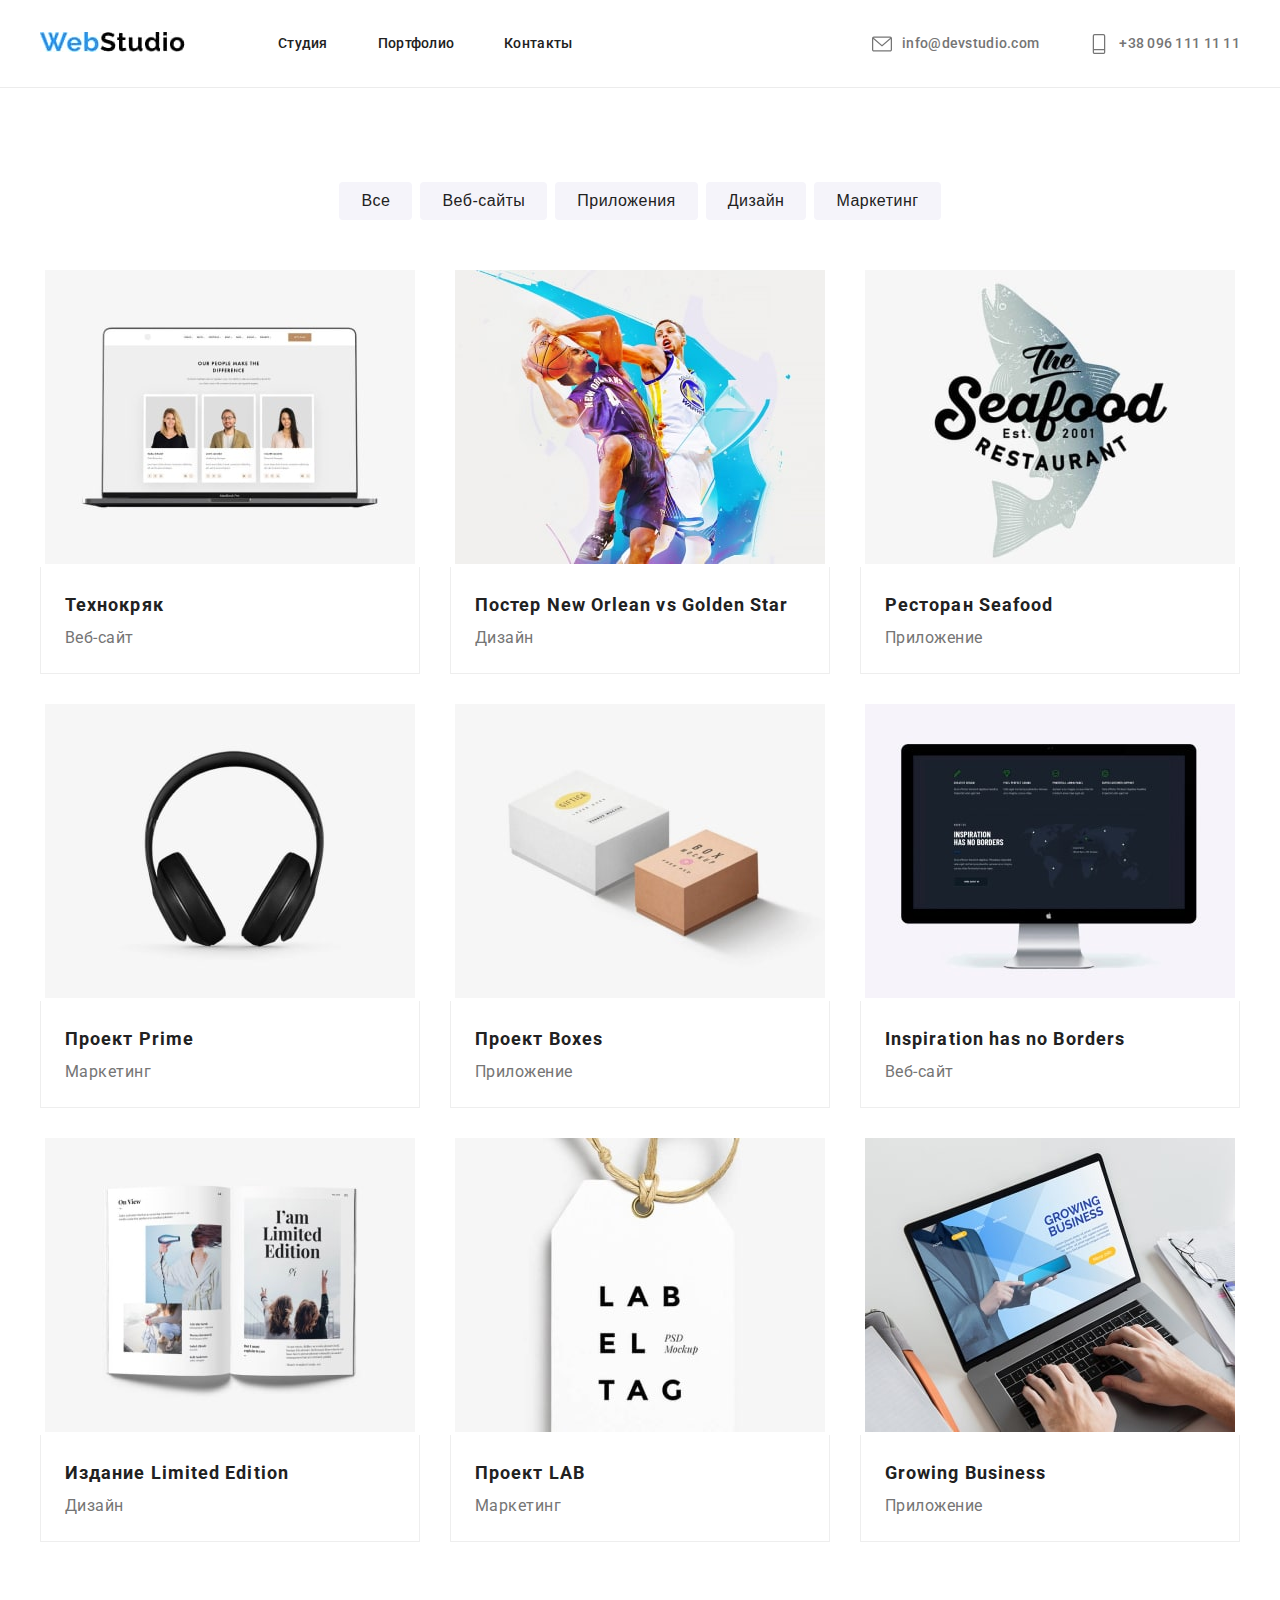
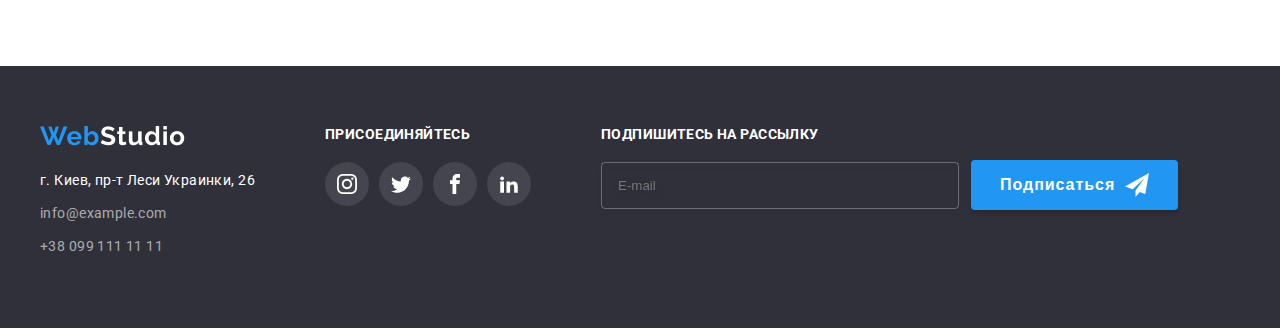
<file: index1.html>
<!DOCTYPE html>
<html lang="en">
  <head>
    <meta charset="UTF-8" />
    <meta http-equiv="X-UA-Compatible" content="IE=edge" />
    <meta name="viewport" content="width=device-width, initial-scale=1.0" />
    <title>hw6</title>
    <link rel="preconnect" href="https://fonts.googleapis.com" />
    <link rel="preconnect" href="https://fonts.gstatic.com" crossorigin />
    <link
      href="https://fonts.googleapis.com/css2?family=Raleway:wght@700&family=Roboto:wght@400;500;700;900&display=swap"
      rel="stylesheet"
    />
    <link
      rel="stylesheet"
      href="https://cdnjs.cloudflare.com/ajax/libs/modern-normalize/1.1.0/modern-normalize.min.css"
      integrity="sha512-wpPYUAdjBVSE4KJnH1VR1HeZfpl1ub8YT/NKx4PuQ5NmX2tKuGu6U/JRp5y+Y8XG2tV+wKQpNHVUX03MfMFn9Q=="
      crossorigin="anonymous"
      referrerpolicy="no-referrer"
    />
    <link rel="stylesheet" href="./css/reset.css" />
    <link rel="stylesheet" href="./css/styles.css" />
  </head>

  <body>
    <header class="header">
      <div class="container">
        <nav class="header-nav">
          <div class="header-nav-items">
            <a class="header-logo" href="./index.html">
              <img src="./images/WebStudio.jpg" alt="logo" />
            </a>
            <ul class="header-list list">
              <li class="header-item">
                <a href="./index.html" class="header-link link">Студия</a>
              </li>
              <li class="header-item">
                <a href="#" class="header-link link">Портфолио</a>
              </li>
              <li class="header-item">
                <a href="" class="header-link link">Контакты</a>
              </li>
            </ul>
          </div>
          <div class="header-contacts">
            <a class="header-mail" href="mailto:info@example.com">
              <svg class="header-contact-icon" width="16" height="12" viewBox="0 0 16 12" fill="none" xmlns="http://www.w3.org/2000/svg">
                <path d="M14.5 0H1.50001C0.672854 0 0 0.672853 0 1.50001V10.5C0 11.3271 0.672854 12 1.50001 12H14.5C15.3271 12 16 11.3271 16 10.5V1.50001C16 0.672853 15.3271 0 14.5 0ZM14.5 0.999994C14.5679 0.999994 14.6325 1.01409 14.6916 1.0387L8 6.83838L1.30833 1.0387C1.36742 1.01412 1.43204 0.999994 1.49998 0.999994H14.5ZM14.5 11H1.50001C1.22414 11 0.999996 10.7759 0.999996 10.5V2.09521L7.67236 7.87792C7.76661 7.95944 7.8833 7.99999 8 7.99999C8.1167 7.99999 8.23339 7.95948 8.32764 7.87792L15 2.09521V10.5C15 10.7759 14.7759 11 14.5 11Z" fill="#757575"/>
                </svg>
              info@devstudio.com</a
            >
            <a class="header-tel" href="tel:+380961111111">
              <svg class="header-contact-icon" width="10" height="16" viewBox="0 0 10 16" fill="none" xmlns="http://www.w3.org/2000/svg">
                <path d="M8.5 0H1.5C0.672848 0 0 0.672848 0 1.5V14.5C0 15.3272 0.672848 16 1.5 16H8.5C9.32715 16 10 15.3272 10 14.5V1.5C10 0.672848 9.32715 0 8.5 0ZM1.5 1H8.5C8.77588 1 9 1.22412 9 1.5V12H1V1.5C1 1.22412 1.22412 1 1.5 1ZM8.5 15H1.5C1.22412 15 1 14.7759 1 14.5V13H9V14.5C9 14.7759 8.77588 15 8.5 15Z" fill="#757575"/>
                </svg>
              +38 096 111 11 11</a
            >
          </div>
        </nav>
      </div>
    </header>

    <section class="section">
      <div class="container">
        <ul class="btn-list list">
          <li><button class="btn-list-item">Все</button></li>
          <li><button class="btn-list-item">Веб-сайты</button></li>
          <li><button class="btn-list-item">Приложения</button></li>
          <li><button class="btn-list-item">Дизайн</button></li>
          <li><button class="btn-list-item">Маркетинг</button></li>
        </ul>
        <!-- </div>
    </section>

    <section class="portfolio">
      <div class="container"> -->
        <ul class="portfolio-list list">
          <li class="portfolio-list-item">
            <div class="portfolio-cover-wrap">
              <img
                src="./images/technokrjak-min.jpg"
                alt="сторінка на сайті"
                width="370"
                height="294"
              />
              <p class="cover-text">
                Ресурс предлагает комплексные предложения с разным уровнем
                функционала и сервисов. Все это позволит посетителю получить
                исчерпывающие сведения о компании или частном лице.
              </p>
            </div>
            <div class="portfolio-description">
              <h3 class="portfolio-title">Технокряк</h3>
              <p class="portfolio-type">Веб-сайт</p>
            </div>
          </li>
          <li class="portfolio-list-item">
            <div class="portfolio-cover-wrap">
              <img
                src="./images/neworlean.jpg"
                alt="баскетбол"
                width="370"
                height="294"
              />
              <p class="cover-text">
                Ресурс предлагает комплексные предложения с разным уровнем
                функционала и сервисов. Все это позволит посетителю получить
                исчерпывающие сведения о компании или частном лице.
              </p>
            </div>
            <div class="portfolio-description">
              <h3 class="portfolio-title">Постер New Orlean vs Golden Star</h3>
              <p class="portfolio-type">Дизайн</p>
            </div>
          </li>
          <li class="portfolio-list-item">
            <div class="portfolio-cover-wrap">
              <img
                src="./images/seafood.jpg"
                alt="ресторан Seafood  "
                width="370"
                height="294"
              />
              <p class="cover-text">
                Ресурс предлагает комплексные предложения с разным уровнем
                функционала и сервисов. Все это позволит посетителю получить
                исчерпывающие сведения о компании или частном лице.
              </p>
            </div>
            <div class="portfolio-description">
              <h3 class="portfolio-title">Ресторан Seafood</h3>
              <p class="portfolio-type">Приложение</p>
            </div>
          </li>
          <li class="portfolio-list-item">
            <div class="portfolio-cover-wrap">
              <img
                src="./images/airphones.jpg"
                alt="навушники"
                width="370"
                height="294"
              />
              <p class="cover-text">
                Ресурс предлагает комплексные предложения с разным уровнем
                функционала и сервисов. Все это позволит посетителю получить
                исчерпывающие сведения о компании или частном лице.
              </p>
            </div>
            <div class="portfolio-description">
              <h3 class="portfolio-title">Проект Prime</h3>
              <p class="portfolio-type">Маркетинг</p>
            </div>
          </li>
          <li class="portfolio-list-item">
            <div class="portfolio-cover-wrap">
              <img
                src="./images/boxes.jpg"
                alt="коробки"
                width="370"
                height="294"
              />
              <p class="cover-text">
                Ресурс предлагает комплексные предложения с разным уровнем
                функционала и сервисов. Все это позволит посетителю получить
                исчерпывающие сведения о компании или частном лице.
              </p>
            </div>
            <div class="portfolio-description">
              <h3 class="portfolio-title">Проект Boxes</h3>
              <p class="portfolio-type">Приложение</p>
            </div>
          </li>
          <li class="portfolio-list-item">
            <div class="portfolio-cover-wrap">
              <img src="./images/pc.jpg" alt="пк" width="370" height="294" />
              <p class="cover-text">
                Ресурс предлагает комплексные предложения с разным уровнем
                функционала и сервисов. Все это позволит посетителю получить
                исчерпывающие сведения о компании или частном лице.
              </p>
            </div>
            <div class="portfolio-description">
              <h3 class="portfolio-title" lang="en">
                Inspiration has no Borders
              </h3>
              <p class="portfolio-type">Веб-сайт</p>
            </div>
          </li>
          <li class="portfolio-list-item">
            <div class="portfolio-cover-wrap">
              <img
                src="./images/book.jpg"
                alt="книги"
                width="370"
                height="294"
              />
              <p class="cover-text">
                Ресурс предлагает комплексные предложения с разным уровнем
                функционала и сервисов. Все это позволит посетителю получить
                исчерпывающие сведения о компании или частном лице.
              </p>
            </div>
            <div class="portfolio-description">
              <h3 class="portfolio-title">Издание Limited Edition</h3>
              <p class="portfolio-type">Дизайн</p>
            </div>
          </li>
          <li class="portfolio-list-item">
            <div class="portfolio-cover-wrap">
              <img
                src="./images/label.jpg"
                alt="етикетка"
                width="370"
                height="294"
              />
              <p class="cover-text">
                Ресурс предлагает комплексные предложения с разным уровнем
                функционала и сервисов. Все это позволит посетителю получить
                исчерпывающие сведения о компании или частном лице.
              </p>
            </div>
            <div class="portfolio-description">
              <h3 class="portfolio-title">Проект LAB</h3>
              <p class="portfolio-type">Маркетинг</p>
            </div>
          </li>
          <li class="portfolio-list-item">
            <div class="portfolio-cover-wrap">
              <img
                src="./images/img (7)-min.jpg"
                alt="ноутбук"
                width="370"
                height="294"
              />
              <p class="cover-text">
                Ресурс предлагает комплексные предложения с разным уровнем
                функционала и сервисов. Все это позволит посетителю получить
                исчерпывающие сведения о компании или частном лице.
              </p>
            </div>
            <div class="portfolio-description">
              <h3 class="portfolio-title" lang="en">Growing Business</h3>
              <p class="portfolio-type">Приложение</p>
            </div>
          </li>
        </ul>
      </div>
    </section>

    <footer class="footer">
      <div class="container">
        <div class="footer-wrapper">
          <div class="general-info">
            <a href="#"
              ><img src="./images/WebStudioTransparent.png" alt="logo"
            /></a>
            <address>
              <ul class="contact-list list">
                <li class="contact-list-item">
                  г. Киев, пр-т Леси Украинки, 26
                </li>
                <li class="contact-list-item">
                  <a href="mailto:info@example.com">info@example.com</a>
                </li>
                <li class="contact-list-item">
                  <a href="tel:+380991111111">+38 099 111 11 11</a>
                </li>
              </ul>
            </address>
          </div>
          <div class="footer-soc-links">
            <h3 class="footer-soc-title">присоединяйтесь</h3>
            <ul class="footer-soc-list list">
              <li class="footer-soc-item">
                <a href="#" class="footer-soc-link link">
                  <svg class="footer-soc-icon">
                    <use
                      href="./images/icons/symbol-defs.svg#icon-instagram"
                    ></use>
                  </svg>
                </a>
              </li>
              <li class="footer-soc-item">
                <a href="#" class="footer-soc-link link">
                  <svg class="footer-soc-icon">
                    <use
                      href="./images/icons/symbol-defs.svg#icon-twitter"
                    ></use>
                  </svg>
                </a>
              </li>
              <li class="footer-soc-item">
                <a href="#" class="footer-soc-link link">
                  <svg class="footer-soc-icon">
                    <use
                      href="./images/icons/symbol-defs.svg#icon-facebook"
                    ></use>
                  </svg>
                </a>
              </li>
              <li class="footer-soc-item">
                <a href="#" class="footer-soc-link link">
                  <svg class="footer-soc-icon">
                    <use
                      href="./images/icons/symbol-defs.svg#icon-linkedin2"
                    ></use>
                  </svg>
                </a>
              </li>
            </ul>
          </div>
          <div class="footer-form-wrapper">
            <form class="footer-form">
              <label class="footer-label" for="name"
                >Подпишитесь на рассылку</label
              ><br />
              <div class="input-wrapper">
                <input
                  type="text"
                  id="footer-mail"
                  class="footer-input"
                  placeholder="E-mail"
                  name="footer-name"
                />
                <button type="submit" class="footer-submit">
                  Подписаться
                  <svg
                    width="24"
                    height="24"
                    viewBox="0 0 24 24"
                    fill="none"
                    xmlns="http://www.w3.org/2000/svg"
                  >
                    <path
                      d="M24 0L0 13.5L7.66994 16.3407L19.5 5.25002L10.5017 17.3896L10.509 17.3923L10.5 17.3896V24.0001L14.8013 18.982L20.2501 21.0001L24 0Z"
                      fill="white"
                    />
                  </svg>
                </button>
              </div>
            </form>
          </div>
        </div>
      </div>
    </footer>
  </body>
</html>
</file>
<file: css/styles.css>
:root {
  --header-color: #ffffff;
  --first-btn-color: #ffffff;
  --second-btn-color: #212121;
  --accent-color: #2196f3;
}

body {
  font-family: "Roboto", sans-serif;
}

p {
  color: teal;
}

a {
  text-decoration: none;
}

.container {
  width: 1200px;
  margin: 0 auto;
  padding: 0 15px;
}

.section {
  padding: 94px 0;
}

.list {
  list-style: none;
}

.link {
  text-decoration: none;
}

/*---------------HEADER--------------------------------*/

.header {
  background-color: white;
  padding: 32px 0;
  border-bottom: 1px solid #ececec;
}

.header-link:hover,
.header-link:focus,
.header-contacts a:hover,
.header-contacts a:focus {
  color: var(--accent-color);
  /* border-bottom:#2196f3 solid 4px; */
}

.header-nav {
  display: flex;
  justify-content: space-between;
  align-items: center;
}

.header-nav-items {
  display: flex;
  justify-content: space-between;
  align-items: center;
}

.header-list {
  display: flex;
  margin-left: 93px;
}

.header-item {
  margin-right: 50px;
}

.header-contacts {
  display: flex;
}

.header-contacts a {
  transition: 0.5s;
}

.header-link {
  font-weight: 500;
  font-size: 14px;
  line-height: 1.14;
  letter-spacing: 0.02em;
  color: #212121;
  transition: 0.5s;
  padding: 32px 0;
}

.header-contact-icon {
  width: 20px;
  height: 20px;
  margin-right: 5px;
  fill: #757575;
  transition: 0.5s;
}

.header-mail {
  font-family: "Roboto";
  font-style: normal;
  font-weight: 500;
  font-size: 14px;
  line-height: 1.14;
  letter-spacing: 0.02em;
  color: #757575;
  align-items: center;
  display: flex;
  margin-left: 50px;
}

.header-tel {
  font-family: "Roboto";
  font-style: normal;
  font-weight: 500;
  font-size: 14px;
  line-height: 1.14;
  letter-spacing: 0.02em;
  color: #757575;
  align-items: center;
  display: flex;
  margin-left: 50px;
}

.header-mail:hover path,
.header-tel:hover path {
  fill: #2196f3;
}

.header-contact-icon {
  margin-right: 10px;
  transition: .5s;
}

.header-btn {
  font-family: inherit;
  font-weight: 700;
  font-size: 16px;
  line-height: 1.88;
  /* identical to box height, or 188% */
  display: flex;
  align-items: center;
  text-align: center;
  letter-spacing: 0.06em;
  color: var(--first-btn-color);
}

/*-------------HERO---------------------------*/

.hero {
  background: linear-gradient(#2f303a66, #2f303a66), url("../images/Img.jpg");
  background-repeat: no-repeat;
  background-size: cover;
  background-position: center;
  background-color: #c4c4c4;
  padding-top: 200px;
  padding-bottom: 210px;
  text-align: center;
}

.hero-container {
  width: 696px;
  margin: 0 auto;
}

.hero-text {
  font-style: normal;
  font-weight: 900;
  font-size: 44px;
  line-height: 1.36;
  letter-spacing: 0.06em;
  text-transform: uppercase;
  color: #ffffff;
  margin-bottom: 30px;
}

.hero-btn {
  padding: 10px 32px;
  font-style: normal;
  font-weight: 700;
  font-size: 16px;
  line-height: 1.88;
  /* identical to box height, or 188% */
  text-align: center;
  letter-spacing: 0.06em;
  color: #ffffff;
  background: #2196f3;
  box-shadow: 0px 4px 4px rgba(0, 0, 0, 0.15);
  border-radius: 4px;
  cursor: pointer;
}

/*-------------ABOUT---------------------------*/

.about {
  padding-top: 94px;
}

.about-svg-wrapper {
  width: 270px;
  height: 120px;
  display: flex;
  justify-content: center;
  align-items: center;
  background-color: #f5f4fa;
}

.about-list {
  display: flex;
  gap: 30px;
}

.about-title {
  font-style: normal;
  font-weight: 700;
  font-size: 14px;
  line-height: 1.14;
  letter-spacing: 0.03em;
  text-transform: uppercase;
  color: #212121;
  margin-bottom: 10px;
}

.about-after-title {
  font-style: normal;
  font-weight: 400;
  font-size: 14px;
  line-height: 1.71;
  /* or 171% */
  letter-spacing: 0.03em;
  color: #757575;
}

.about-item {
  width: 25%;
}

.about-svg-wrapper {
  margin-bottom: 30px;
}

/*-------------OUR-WORK---------------------------*/

.our-work {
  text-align: center;
}

.our-work-title {
  font-style: normal;
  font-weight: 700;
  font-size: 36px;
  line-height: 1.17;
  text-align: center;
  letter-spacing: 0.03em;
  color: #212121;
  margin-bottom: 50px;
}

.our-work-list {
  display: flex;
  flex-wrap: wrap;
  margin-left: -30px;
}

.work-list-item {
  width: calc(100% / 3 - 30px);
  margin-left: 30px;
}

/*-------------TEAM---------------------------*/

.team {
  background: #f5f4fa;
  text-align: center;
}

.team-title {
  font-style: normal;
  font-weight: 700;
  font-size: 36px;
  line-height: 1.17;
  text-align: center;
  letter-spacing: 0.03em;
  color: #212121;
  margin-bottom: 50px;
}

.team-list {
  display: flex;
  /* gap: 30px; */
  margin-left: -30px;
}

.team-list-item {
  background: #ffffff;
  /* material shadow v1 */
  box-shadow: 0px 1px 3px rgba(0, 0, 0, 0.12), 0px 1px 1px rgba(0, 0, 0, 0.14),
    0px 2px 1px rgba(0, 0, 0, 0.2);
  border-radius: 0px 0px 4px 4px;
  flex-basis: calc(100% / 4 - 30px);
  width: calc((100% - 120px) / 4);
  margin-left: 30px;
}

.team-description {
  padding: 30px 0;
  text-align: center;
}

.team-name {
  font-style: normal;
  font-weight: 500;
  font-size: 16px;
  line-height: 19px;
  /* identical to box height */
  text-align: center;
  letter-spacing: 0.03em;
  color: #212121;
  margin-bottom: 10px;
}

.team-role {
  font-style: normal;
  font-weight: 400;
  font-size: 16px;
  line-height: 19px;
  /* identical to box height */
  text-align: center;
  letter-spacing: 0.03em;
  color: #757575;
  margin-bottom: 16px;
}

.team-soc-list {
  display: flex;
  justify-content: center;
  align-items: center;
}

.team-soc-item + .team-soc-item {
  margin-left: 10px;
}

.team-soc-link {
  width: 44px;
  height: 44px;
  border-radius: 50%;
  display: flex;
  justify-content: center;
  align-items: center;
  transition: 0.5s;
}

.team-soc-icon {
  fill: #afb1b8;
  width: 20px;
  height: 20px;
  transition: 0.5s;
}

.team-soc-link:hover {
  background-color: #2196f3;
}

.team-soc-link:focus {
  background-color: #2196f3;
}

.team-soc-link:hover .team-soc-icon {
  fill: #ffffff;
}

.team-soc-link:focus .team-soc-icon {
  fill: #ffffff;
}

/*-------------CLIENTS---------------------------*/

.clients-title {
  text-align: center;
  font-style: normal;
  font-weight: 700;
  font-size: 36px;
  line-height: 42px;
  letter-spacing: 0.03em;

  color: #212121;
}

.clients-list {
  display: flex;
  justify-content: space-between;
  margin-top: 50px;
}

.client-card + .client-card {
  margin-left: 30px;
}

.client-wrapper {
  width: 170px;
  height: 92px;
  border: 1px solid #afb1b8;
  border-radius: 4px;
  display: flex;
  justify-content: center;
  align-items: center;
  transition: 0.5s;
}

.client-logo path {
  fill: #afb1b8;
  transition: 0.5s;
}

.client-link:hover .client-wrapper {
  border: 1px solid #2196f3;
}

.client-link:hover .client-logo path {
  fill: #2196f3;
}

.client-link:focus .client-wrapper {
  border: 1px solid #2196f3;
}

.client-link:focus .client-logo path {
  fill: #2196f3;
}

/*-------------FOOTER---------------------------*/

.footer {
  background: #2f303a;
  padding: 60px 0;
}

.contact-list {
  margin-top: 20px;
}

.contact-list-item,
.contact-list-item a {
  font-style: normal;
  font-size: 14px;
  line-height: 1.71;
  /* or 171% */
  letter-spacing: 0.03em;
  color: rgba(255, 255, 255, 0.6);
  transition: 0.5s;
  margin-bottom: 9px;
}

.contact-list-item,
.contact-list-item a:hover {
  color: #ffffff;
}

.contact-list-item:first-child {
  color: #ffffff;
}

.footer-wrapper {
  display: flex;
  gap: 70px;
}

.footer-soc-title {
  font-style: normal;
  font-weight: 700;
  font-size: 14px;
  line-height: 16px;
  letter-spacing: 0.03em;
  text-transform: uppercase;
  color: #ffffff;
  margin-bottom: 20px;
}

.footer-soc-list {
  display: flex;
  justify-content: center;
  align-items: center;
}

.footer-soc-item + .footer-soc-item {
  margin-left: 10px;
}

.footer-soc-link {
  width: 44px;
  height: 44px;
  border-radius: 50%;
  background: rgba(255, 255, 255, 0.1);
  display: flex;
  justify-content: center;
  align-items: center;
  transition: 0.5s;
}

.footer-soc-icon {
  fill: #ffffff;
  width: 20px;
  height: 20px;
  transition: 0.5s;
}

.footer-soc-link:hover {
  background-color: #2196f3;
}

.footer-soc-link:hover .footer-soc-icon {
  fill: #ffffff;
}

.footer-soc-link:focus {
  background-color: #2196f3;
}

.footer-soc-link:focus .footer-soc-icon {
  fill: #ffffff;
}

.footer-label {
  font-style: normal;
  font-weight: 700;
  font-size: 14px;
  line-height: 16px;
  letter-spacing: 0.03em;
  text-transform: uppercase;
  color: #ffffff;
}

.footer-input {
  margin-top: 20px;
  width: 358px;
  padding: 15px 16px;
  border: 1px solid rgba(255, 255, 255, 0.3);
  box-sizing: border-box;
  filter: drop-shadow(0px 4px 4px rgba(0, 0, 0, 0.15));
  border-radius: 4px;
  background: transparent;
  color: #ffffff;
  transition: cubic-bezier(0.4, 0, 0.2, 1);
}

.footer-input:focus {
  border: 1px solid #2196f3;
  box-sizing: border-box;
  border-radius: 4px;
  outline: none;
}

.footer-submit {
  padding: 10px 29px;
  font-style: normal;
  font-weight: 700;
  font-size: 16px;
  line-height: 1.88;
  /* identical to box height, or 188% */
  text-align: center;
  letter-spacing: 0.06em;
  color: #ffffff;
  background: #2196f3;
  box-shadow: 0px 4px 4px rgba(0, 0, 0, 0.15);
  border-radius: 4px;
  cursor: pointer;
  border: none;
  display: flex;
  align-items: center;
  gap: 10px;
}

.input-wrapper {
  display: flex;
  align-items: baseline;
  gap: 12px;
}

/*-------------PAGE 2---------------------------*/

/*-------------BTN-LIST---------------------------*/

.btn-list {
  display: flex;
  justify-content: center;
  gap: 8px;
  margin-bottom: 50px;
}

.btn-list-item {
  background: #f5f4fa;
  border-radius: 4px;
  padding: 6px 22px;
  font-style: normal;
  font-weight: 500;
  font-size: 16px;
  line-height: 1.62;
  /* identical to box height, or 162% */
  text-align: center;
  letter-spacing: 0.03em;
  color: #212121;
  cursor: pointer;
  transition: 0.5s;
  border: none;
}

.btn-list-item:hover {
  background: #2196f3;
  color: #ffffff;
  box-shadow: 0px 3px 1px rgba(0, 0, 0, 0.1), 0px 1px 2px rgba(0, 0, 0, 0.08),
    0px 2px 2px rgba(0, 0, 0, 0.12);
}

/*-------------PORTFOLIO---------------------------*/

.portfolio-list {
  display: flex;
  flex-wrap: wrap;
  /* gap: 30px; */
  margin-left: -30px;
}

.portfolio-list-item {
  width: calc(100% / 3 - 30px);
  margin-left: 30px;
  margin-bottom: 30px;
  transition: 0.5s;
}

.portfolio-cover-wrap {
  position: relative;
  text-align: center;
  overflow: hidden;
}

.cover-text {
  height: 100%;
  position: absolute;
  top: 0;
  left: 0;
  opacity: 0;
  background-color: rgba(33, 150, 243, 0.9);
  font-style: normal;
  font-weight: 400;
  font-size: 18px;
  line-height: 28px;
  /* or 156% */
  letter-spacing: 0.03em;
  color: #ffffff;
  display: flex;
  align-items: center;
  transform: translateY(100%);
  transition: 0.5s;
}

.portfolio-list-item:hover .cover-text {
  transform: translateY(0);
  opacity: 1;
}

.portfolio-list-item:hover {
  cursor: pointer;
  box-shadow: 0px 1px 1px rgba(0, 0, 0, 0.12), 0px 4px 4px rgba(0, 0, 0, 0.06),
    1px 4px 6px rgba(0, 0, 0, 0.16);
}

.portfolio-description {
  background: #ffffff;
  border-left: 1px solid #eeeeee;
  border-right: 1px solid #eeeeee;
  border-bottom: 1px solid #eeeeee;
  position: relative;
  padding: 20px 24px;
}

.portfolio-title {
  font-style: normal;
  font-weight: 700;
  font-size: 18px;
  line-height: 2;
  /* identical to box height, or 200% */
  letter-spacing: 0.06em;
  color: #212121;
}

.portfolio-type {
  font-style: normal;
  font-weight: 400;
  font-size: 16px;
  line-height: 1.88;
  /* identical to box height, or 188% */
  letter-spacing: 0.03em;
  color: #757575;
}

/*-------------MODAL---------------------------*/

.backdrop {
  position: fixed;
  top: 0;
  width: 100vw;
  height: 100vh;
  background-color: rgba(0, 0, 0, 0.2);
  opacity: 1;
  transition: opacity 500ms;
}

.backdrop.is-hidden .modal {
  transform: rotate(0) scale(0.3);
}

.modal {
  position: absolute;
  top: 50%;
  left: 50%;
  transform: translate(-50%, -50%) rotate(360deg) scale(1);
  width: 528px;
  height: 581px;
  background-color: #ffffff;
  box-shadow: 0px 1px 3px rgba(0, 0, 0, 0.12), 0px 1px 1px rgba(0, 0, 0, 0.14),
    0px 2px 1px rgba(0, 0, 0, 0.2);
  border-radius: 4px;
  padding: 40px;
}

.modal-close {
  position: absolute;
  top: 10px;
  right: 10px;
  width: 30px;
  height: 30px;
  border: 1px solid rgba(0, 0, 0, 0.1);
  border-radius: 50%;
  background: transparent;
  cursor: pointer;
}

.is-hidden {
  opacity: 0;
  pointer-events: none;
  visibility: hidden;
}

/*-------------FORM---------------------------*/

.modal-title {
  font-style: normal;
  font-weight: 700;
  font-size: 20px;
  line-height: 23px;
  text-align: center;
  letter-spacing: 0.03em;
  color: #212121;
  margin-bottom: 12px;
}

.modal-input {
  display: block;
  width: 448px;
  height: 40px;
  transition: cubic-bezier(0.4, 0, 0.2, 1);
  border: 1px solid rgba(33, 33, 33, 0.2);
  box-sizing: border-box;
  border-radius: 4px;
  margin-bottom: 10px;
  margin-top: 4px;
}

.modal-close {
  transition: cubic-bezier(0.4, 0, 0.2, 1);
}

.modal-close:hover svg path {
  fill: #2196f3;
}

.name {
  background: url("../images/form-icons/person-black-18dp\ 1.svg") no-repeat
    scroll 15px 11px;
  padding-left: 42px;
  transition: cubic-bezier(0.4, 0, 0.2, 1);
}

.tel {
  background: url("../images/form-icons/phone-black-18dp\ 1.svg") no-repeat
    scroll 15px 11px;
  padding-left: 42px;
  transition: cubic-bezier(0.4, 0, 0.2, 1);
}

.mail {
  background: url("../images/form-icons/email-black-18dp\ 1.svg") no-repeat
    scroll 15px 11px;
  padding-left: 42px;
  transition: cubic-bezier(0.4, 0, 0.2, 1);
}

.modal-label {
  font-style: normal;
  font-weight: 400;
  font-size: 12px;
  line-height: 14px;
  /* identical to box height */
  letter-spacing: 0.01em;
  color: #757575;
}

.comment {
  height: 120px;
}

textarea::placeholder {
  font-style: normal;
  font-weight: 400;
  font-size: 12px;
  line-height: 14px;
  letter-spacing: 0.01em;
  color: rgba(117, 117, 117, 0.5);
}

textarea {
  padding: 12px 16px;
  resize: none;
}

.name:focus,
.tel:focus,
.mail:focus,
.comment:focus {
  border: 1px solid #2196f3;
  box-sizing: border-box;
  border-radius: 4px;
  outline: none;
}

.name:focus {
  background: url("../images/form-icons/person-blue-18dp\ 1.svg") no-repeat
    scroll 15px 11px;
}

.tel:focus {
  background: url("../images/form-icons/phone-blue-18dp\ 1.svg") no-repeat
    scroll 15px 11px;
}

.mail:focus {
  background: url("../images/form-icons/email-blue-18dp\ 1.svg") no-repeat
    scroll 15px 11px;
}

.modal-link {
  color: #2196f3;
  text-decoration: underline;
}

.accept-text {
  font-style: normal;
  font-weight: 400;
  font-size: 14px;
  line-height: 24px;
  /* identical to box height, or 171% */
  letter-spacing: 0.03em;
  color: #757575;
}

.terms {
  font-weight: 400;
  font-size: 14px;
  line-height: 24px;
  /* identical to box height, or 171% */
  letter-spacing: 0.03em;
  color: #757575;
  text-align: center;
  margin-top: 20px;
}

.terms-link {
  color: #2196f3;
  transition: 0.5s;
  text-decoration: underline;
}

.checkbox {
  position: absolute;
  z-index: -1;
  opacity: 0;
  transition: cubic-bezier(0.4, 0, 0.2, 1);
}

.checkbox + label {
  display: flex;
  align-items: center;
  user-select: none;
  justify-content: center;
}

.checkbox + label::before {
  content: "";
  display: inline-block;
  width: 16px;
  height: 15px;
  flex-shrink: 0;
  flex-grow: 0;
  border: 2px solid #000000;
  margin-right: 8px;
  background-repeat: no-repeat;
  background-position: center center;
  transition: 0.5s;
  border-radius: 2px;
}

.checkbox:checked + label::before {
  transition: 0.5s;
  background-image: url("../images/form-icons/icon-check.svg");
  border: none;
}

.submit {
  padding: 10px 55px;
  font-style: normal;
  font-weight: 700;
  font-size: 16px;
  line-height: 1.88;
  /* identical to box height, or 188% */
  text-align: center;
  letter-spacing: 0.06em;
  color: #ffffff;
  background: #2196f3;
  box-shadow: 0px 4px 4px rgba(0, 0, 0, 0.15);
  border-radius: 4px;
  cursor: pointer;
  border: none;
}

.submit-wrapper {
  text-align: center;
  margin-top: 30px;
}
</file>
